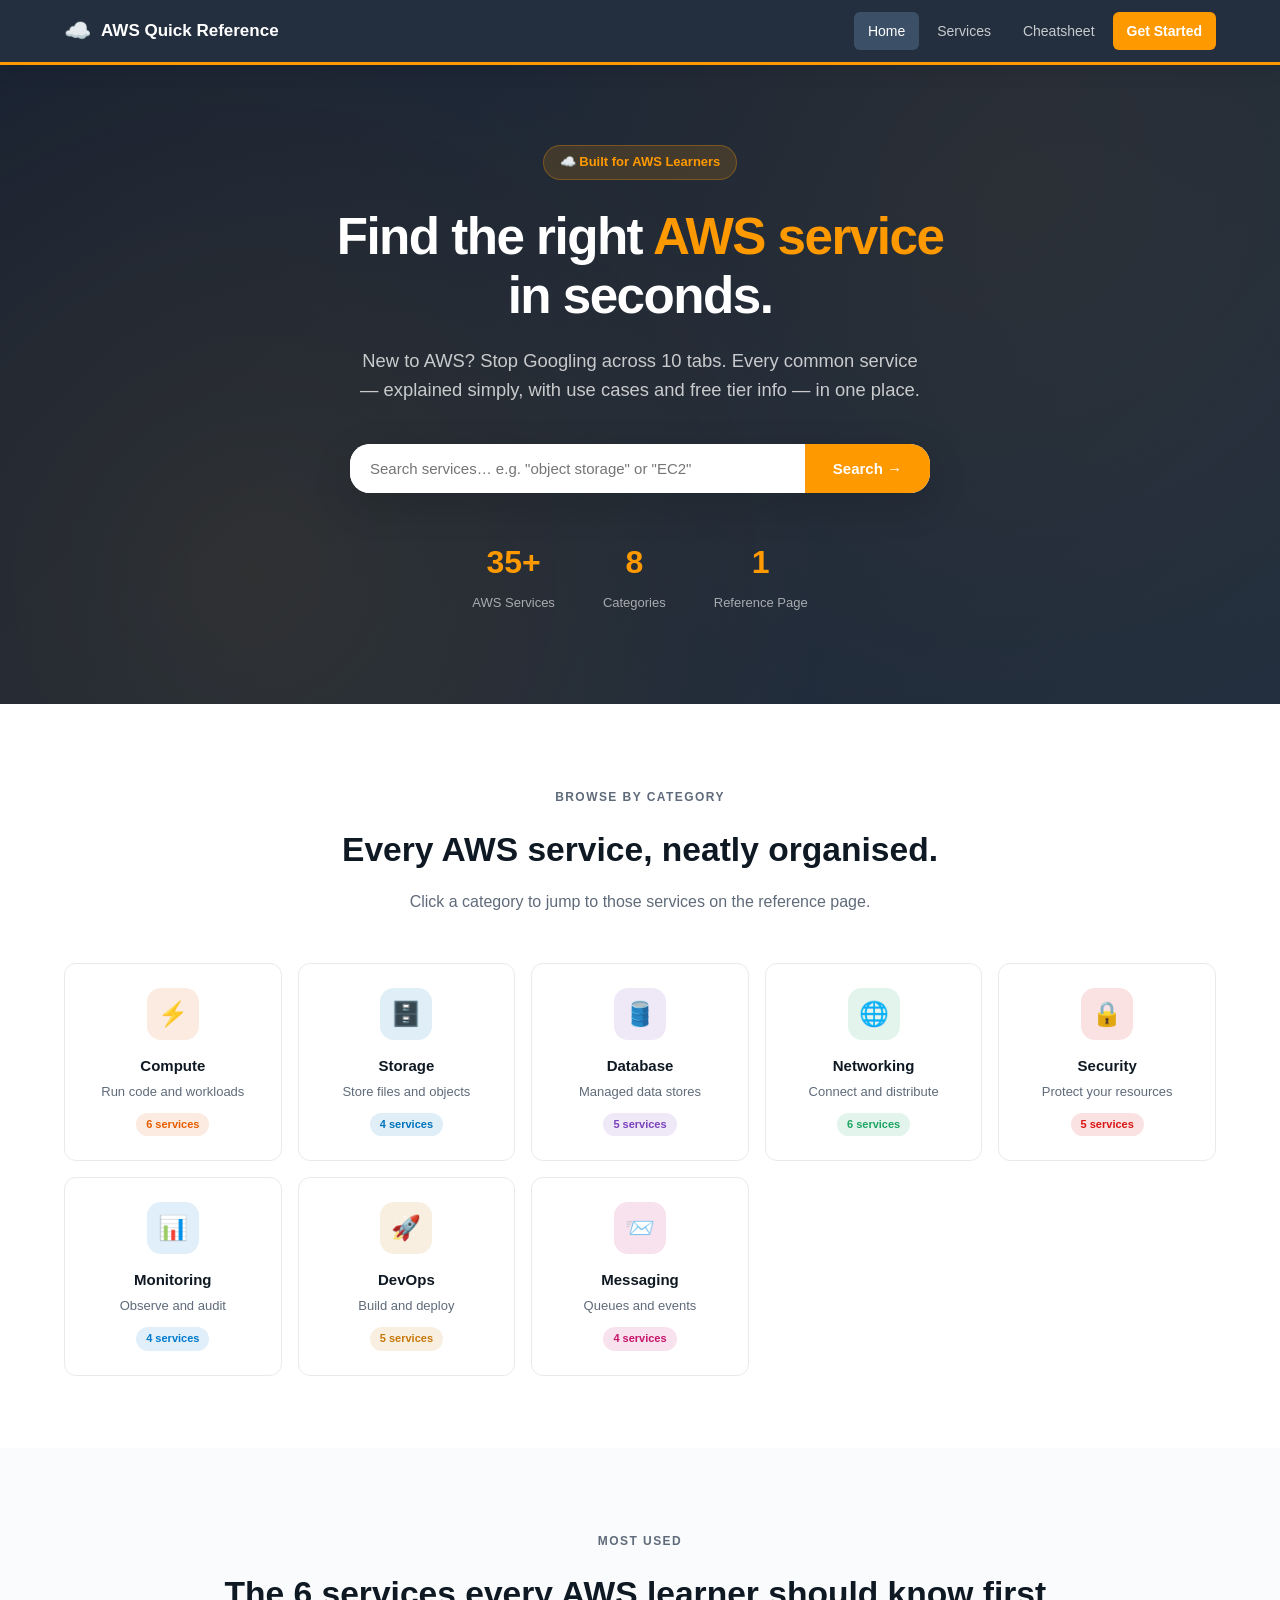
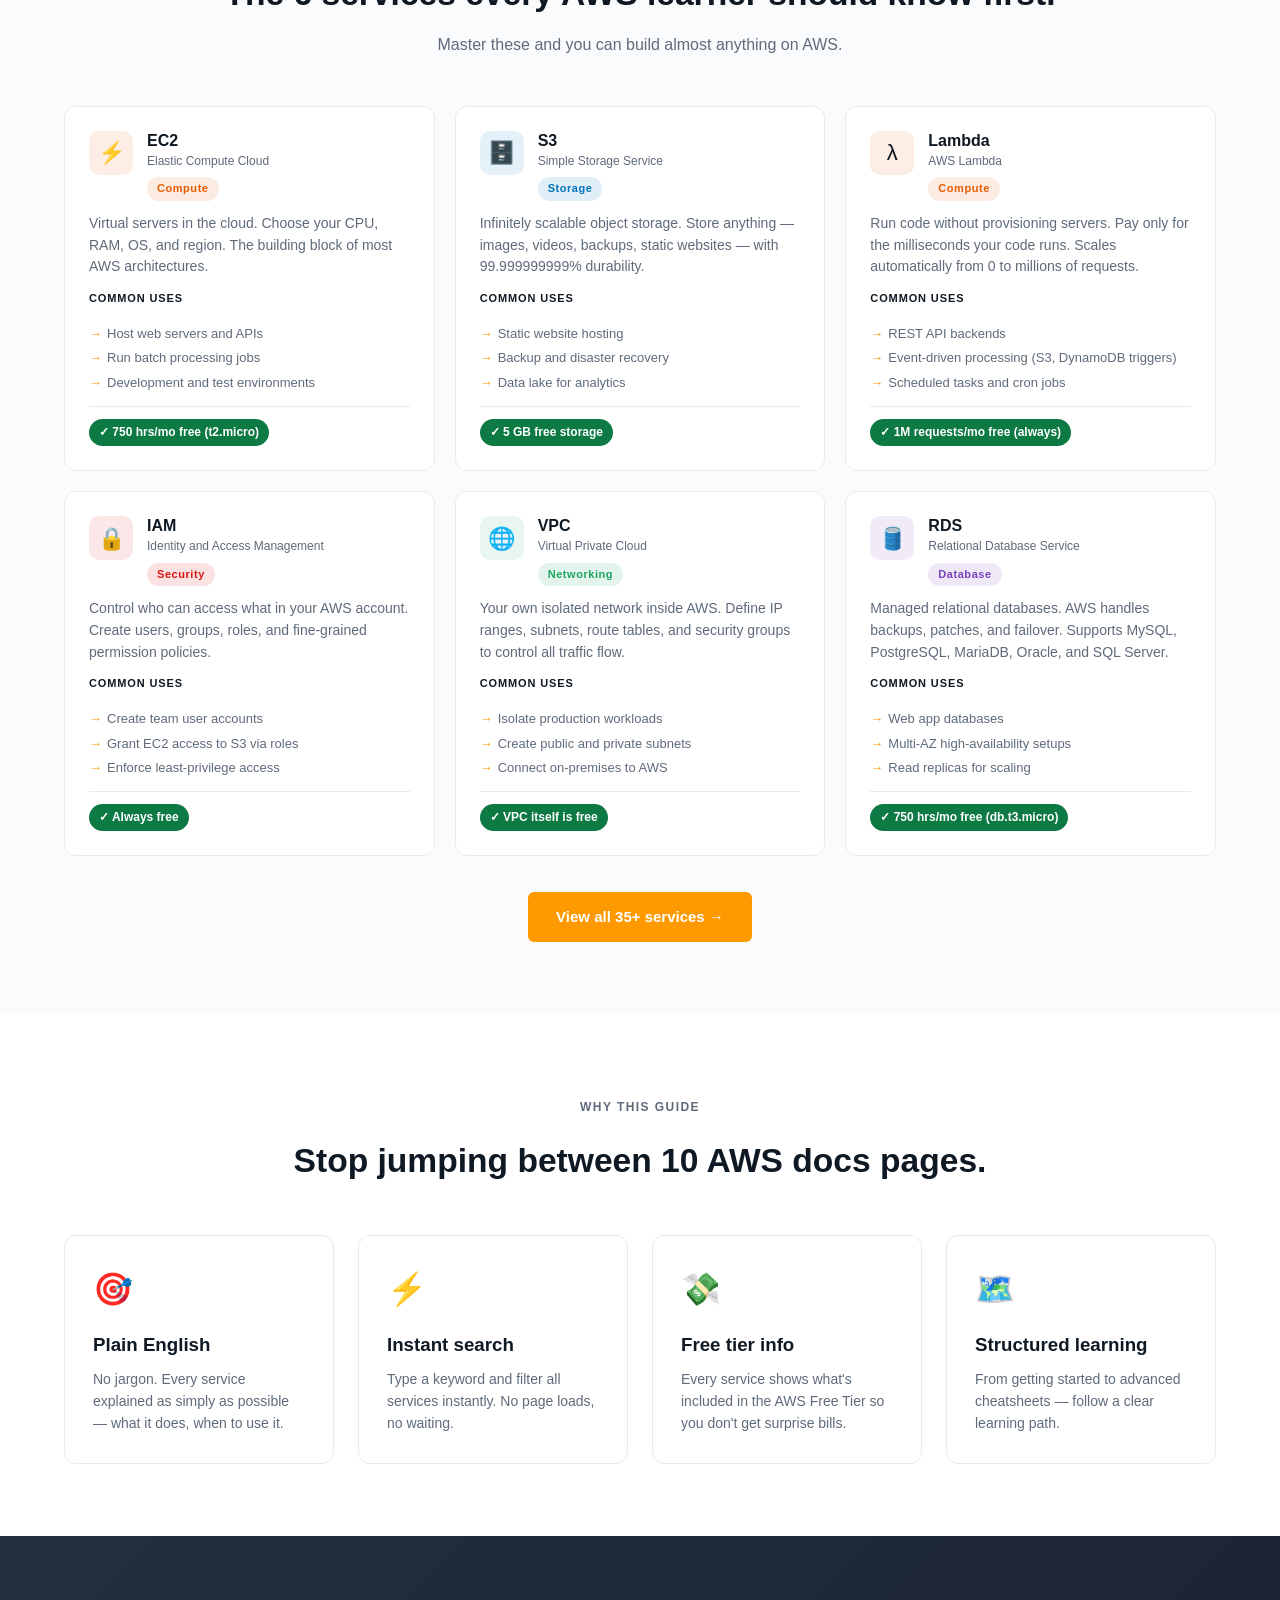
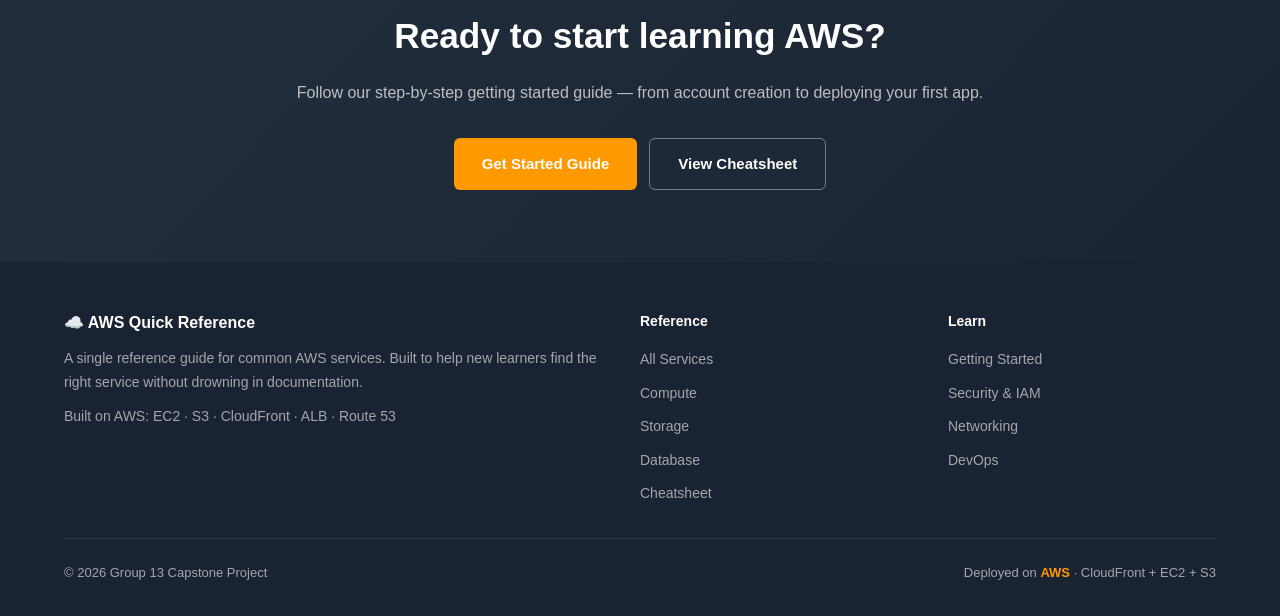
<file: index.html>
<!DOCTYPE html>
<html lang="en">
<head>
  <meta charset="UTF-8">
  <meta name="viewport" content="width=device-width, initial-scale=1.0">
  <title>AWS Quick Reference Guide — Group 13</title>
  <meta name="description" content="A single reference page for common AWS services. Find the right service fast — built for new AWS learners.">
  <link rel="stylesheet" href="assets/css/style.css">
</head>
<body>

<header class="site-header">
  <div class="container header-inner">
    <a href="index.html" class="brand">
      <span class="brand-icon">☁️</span> AWS Quick Reference
    </a>
    <nav class="main-nav">
      <a href="index.html" class="active">Home</a>
      <a href="pages/services.html">Services</a>
      <a href="pages/cheatsheet.html">Cheatsheet</a>
      <a href="pages/getting-started.html" class="nav-cta">Get Started</a>
    </nav>
  </div>
</header>

<main>
  <!-- Hero -->
  <section class="hero">
    <div class="container">
      <div class="hero-content">
        <div class="hero-badge">☁️ Built for AWS Learners</div>
        <h1>Find the right <span>AWS service</span><br>in seconds.</h1>
        <p class="hero-sub">New to AWS? Stop Googling across 10 tabs. Every common service — explained simply, with use cases and free tier info — in one place.</p>
        <form class="hero-search" onsubmit="doSearch(event)">
          <input type="text" id="heroSearch" placeholder="Search services… e.g. &quot;object storage&quot; or &quot;EC2&quot;" autocomplete="off">
          <button type="submit">Search →</button>
        </form>
        <div class="hero-stats">
          <div class="hero-stat"><strong>35+</strong><span>AWS Services</span></div>
          <div class="hero-stat"><strong>8</strong><span>Categories</span></div>
          <div class="hero-stat"><strong>1</strong><span>Reference Page</span></div>
        </div>
      </div>
    </div>
  </section>

  <!-- Categories -->
  <section class="categories">
    <div class="container">
      <div class="section-heading">
        <p class="eyebrow">Browse by category</p>
        <h2>Every AWS service, neatly organised.</h2>
        <p>Click a category to jump to those services on the reference page.</p>
      </div>
      <div class="cat-grid">
        <a href="pages/services.html?cat=compute" class="cat-card cat-compute">
          <div class="cat-icon">⚡</div>
          <h3>Compute</h3>
          <p>Run code and workloads</p>
          <span class="cat-count">6 services</span>
        </a>
        <a href="pages/services.html?cat=storage" class="cat-card cat-storage">
          <div class="cat-icon">🗄️</div>
          <h3>Storage</h3>
          <p>Store files and objects</p>
          <span class="cat-count">4 services</span>
        </a>
        <a href="pages/services.html?cat=database" class="cat-card cat-database">
          <div class="cat-icon">🛢️</div>
          <h3>Database</h3>
          <p>Managed data stores</p>
          <span class="cat-count">5 services</span>
        </a>
        <a href="pages/services.html?cat=networking" class="cat-card cat-network">
          <div class="cat-icon">🌐</div>
          <h3>Networking</h3>
          <p>Connect and distribute</p>
          <span class="cat-count">6 services</span>
        </a>
        <a href="pages/services.html?cat=security" class="cat-card cat-security">
          <div class="cat-icon">🔒</div>
          <h3>Security</h3>
          <p>Protect your resources</p>
          <span class="cat-count">5 services</span>
        </a>
        <a href="pages/services.html?cat=monitoring" class="cat-card cat-monitor">
          <div class="cat-icon">📊</div>
          <h3>Monitoring</h3>
          <p>Observe and audit</p>
          <span class="cat-count">4 services</span>
        </a>
        <a href="pages/services.html?cat=devops" class="cat-card cat-devops">
          <div class="cat-icon">🚀</div>
          <h3>DevOps</h3>
          <p>Build and deploy</p>
          <span class="cat-count">5 services</span>
        </a>
        <a href="pages/services.html?cat=messaging" class="cat-card cat-messaging">
          <div class="cat-icon">📨</div>
          <h3>Messaging</h3>
          <p>Queues and events</p>
          <span class="cat-count">4 services</span>
        </a>
      </div>
    </div>
  </section>

  <!-- Featured services -->
  <section class="services-section">
    <div class="container">
      <div class="section-heading">
        <p class="eyebrow">Most used</p>
        <h2>The 6 services every AWS learner should know first.</h2>
        <p>Master these and you can build almost anything on AWS.</p>
      </div>
      <div class="services-grid">

        <div class="service-card">
          <div class="service-top">
            <div class="service-icon-wrap icon-compute">⚡</div>
            <div>
              <div class="service-name">EC2</div>
              <div class="service-fullname">Elastic Compute Cloud</div>
              <span class="cat-badge badge-compute">Compute</span>
            </div>
          </div>
          <p class="service-desc">Virtual servers in the cloud. Choose your CPU, RAM, OS, and region. The building block of most AWS architectures.</p>
          <p class="use-cases-label">Common uses</p>
          <ul class="service-uses">
            <li>Host web servers and APIs</li>
            <li>Run batch processing jobs</li>
            <li>Development and test environments</li>
          </ul>
          <div class="service-footer">
            <span class="free-tier">✓ 750 hrs/mo free (t2.micro)</span>
          </div>
        </div>

        <div class="service-card">
          <div class="service-top">
            <div class="service-icon-wrap icon-storage">🗄️</div>
            <div>
              <div class="service-name">S3</div>
              <div class="service-fullname">Simple Storage Service</div>
              <span class="cat-badge badge-storage">Storage</span>
            </div>
          </div>
          <p class="service-desc">Infinitely scalable object storage. Store anything — images, videos, backups, static websites — with 99.999999999% durability.</p>
          <p class="use-cases-label">Common uses</p>
          <ul class="service-uses">
            <li>Static website hosting</li>
            <li>Backup and disaster recovery</li>
            <li>Data lake for analytics</li>
          </ul>
          <div class="service-footer">
            <span class="free-tier">✓ 5 GB free storage</span>
          </div>
        </div>

        <div class="service-card">
          <div class="service-top">
            <div class="service-icon-wrap icon-lambda">λ</div>
            <div>
              <div class="service-name">Lambda</div>
              <div class="service-fullname">AWS Lambda</div>
              <span class="cat-badge badge-compute">Compute</span>
            </div>
          </div>
          <p class="service-desc">Run code without provisioning servers. Pay only for the milliseconds your code runs. Scales automatically from 0 to millions of requests.</p>
          <p class="use-cases-label">Common uses</p>
          <ul class="service-uses">
            <li>REST API backends</li>
            <li>Event-driven processing (S3, DynamoDB triggers)</li>
            <li>Scheduled tasks and cron jobs</li>
          </ul>
          <div class="service-footer">
            <span class="free-tier">✓ 1M requests/mo free (always)</span>
          </div>
        </div>

        <div class="service-card">
          <div class="service-top">
            <div class="service-icon-wrap icon-security">🔒</div>
            <div>
              <div class="service-name">IAM</div>
              <div class="service-fullname">Identity and Access Management</div>
              <span class="cat-badge badge-security">Security</span>
            </div>
          </div>
          <p class="service-desc">Control who can access what in your AWS account. Create users, groups, roles, and fine-grained permission policies.</p>
          <p class="use-cases-label">Common uses</p>
          <ul class="service-uses">
            <li>Create team user accounts</li>
            <li>Grant EC2 access to S3 via roles</li>
            <li>Enforce least-privilege access</li>
          </ul>
          <div class="service-footer">
            <span class="free-tier">✓ Always free</span>
          </div>
        </div>

        <div class="service-card">
          <div class="service-top">
            <div class="service-icon-wrap icon-network">🌐</div>
            <div>
              <div class="service-name">VPC</div>
              <div class="service-fullname">Virtual Private Cloud</div>
              <span class="cat-badge badge-network">Networking</span>
            </div>
          </div>
          <p class="service-desc">Your own isolated network inside AWS. Define IP ranges, subnets, route tables, and security groups to control all traffic flow.</p>
          <p class="use-cases-label">Common uses</p>
          <ul class="service-uses">
            <li>Isolate production workloads</li>
            <li>Create public and private subnets</li>
            <li>Connect on-premises to AWS</li>
          </ul>
          <div class="service-footer">
            <span class="free-tier">✓ VPC itself is free</span>
          </div>
        </div>

        <div class="service-card">
          <div class="service-top">
            <div class="service-icon-wrap icon-database">🛢️</div>
            <div>
              <div class="service-name">RDS</div>
              <div class="service-fullname">Relational Database Service</div>
              <span class="cat-badge badge-database">Database</span>
            </div>
          </div>
          <p class="service-desc">Managed relational databases. AWS handles backups, patches, and failover. Supports MySQL, PostgreSQL, MariaDB, Oracle, and SQL Server.</p>
          <p class="use-cases-label">Common uses</p>
          <ul class="service-uses">
            <li>Web app databases</li>
            <li>Multi-AZ high-availability setups</li>
            <li>Read replicas for scaling</li>
          </ul>
          <div class="service-footer">
            <span class="free-tier">✓ 750 hrs/mo free (db.t3.micro)</span>
          </div>
        </div>

      </div>
      <div class="services-cta">
        <a href="pages/services.html" class="button button-primary">View all 35+ services →</a>
      </div>
    </div>
  </section>

  <!-- Why section -->
  <section class="section-white">
    <div class="container">
      <div class="section-heading">
        <p class="eyebrow">Why this guide</p>
        <h2>Stop jumping between 10 AWS docs pages.</h2>
      </div>
      <div class="why-grid">
        <div class="why-card">
          <div class="why-icon">🎯</div>
          <h3>Plain English</h3>
          <p>No jargon. Every service explained as simply as possible — what it does, when to use it.</p>
        </div>
        <div class="why-card">
          <div class="why-icon">⚡</div>
          <h3>Instant search</h3>
          <p>Type a keyword and filter all services instantly. No page loads, no waiting.</p>
        </div>
        <div class="why-card">
          <div class="why-icon">💸</div>
          <h3>Free tier info</h3>
          <p>Every service shows what's included in the AWS Free Tier so you don't get surprise bills.</p>
        </div>
        <div class="why-card">
          <div class="why-icon">🗺️</div>
          <h3>Structured learning</h3>
          <p>From getting started to advanced cheatsheets — follow a clear learning path.</p>
        </div>
      </div>
    </div>
  </section>

  <!-- CTA -->
  <section class="cta-banner">
    <div class="container">
      <h2>Ready to start learning AWS?</h2>
      <p>Follow our step-by-step getting started guide — from account creation to deploying your first app.</p>
      <div class="cta-buttons">
        <a href="pages/getting-started.html" class="button button-primary">Get Started Guide</a>
        <a href="pages/cheatsheet.html" class="button button-secondary">View Cheatsheet</a>
      </div>
    </div>
  </section>
</main>

<footer class="site-footer">
  <div class="container">
    <div class="footer-inner">
      <div class="footer-brand">
        <div class="brand">☁️ AWS Quick Reference</div>
        <p>A single reference guide for common AWS services. Built to help new learners find the right service without drowning in documentation.</p>
        <p class="footer-sub">Built on AWS: EC2 · S3 · CloudFront · ALB · Route 53</p>
      </div>
      <div class="footer-col">
        <h4>Reference</h4>
        <ul>
          <li><a href="pages/services.html">All Services</a></li>
          <li><a href="pages/services.html?cat=compute">Compute</a></li>
          <li><a href="pages/services.html?cat=storage">Storage</a></li>
          <li><a href="pages/services.html?cat=database">Database</a></li>
          <li><a href="pages/cheatsheet.html">Cheatsheet</a></li>
        </ul>
      </div>
      <div class="footer-col">
        <h4>Learn</h4>
        <ul>
          <li><a href="pages/getting-started.html">Getting Started</a></li>
          <li><a href="pages/services.html?cat=security">Security &amp; IAM</a></li>
          <li><a href="pages/services.html?cat=networking">Networking</a></li>
          <li><a href="pages/services.html?cat=devops">DevOps</a></li>
        </ul>
      </div>
    </div>
    <div class="footer-bottom">
      <span>© 2026 Group 13 Capstone Project</span>
      <span>Deployed on <strong class="aws-accent">AWS</strong> · CloudFront + EC2 + S3</span>
    </div>
  </div>
</footer>

<script>
function doSearch(e) {
  e.preventDefault();
  const q = document.getElementById('heroSearch').value.trim();
  if (q) window.location.href = 'pages/services.html?q=' + encodeURIComponent(q);
}
</script>
</body>
</html>
</file>
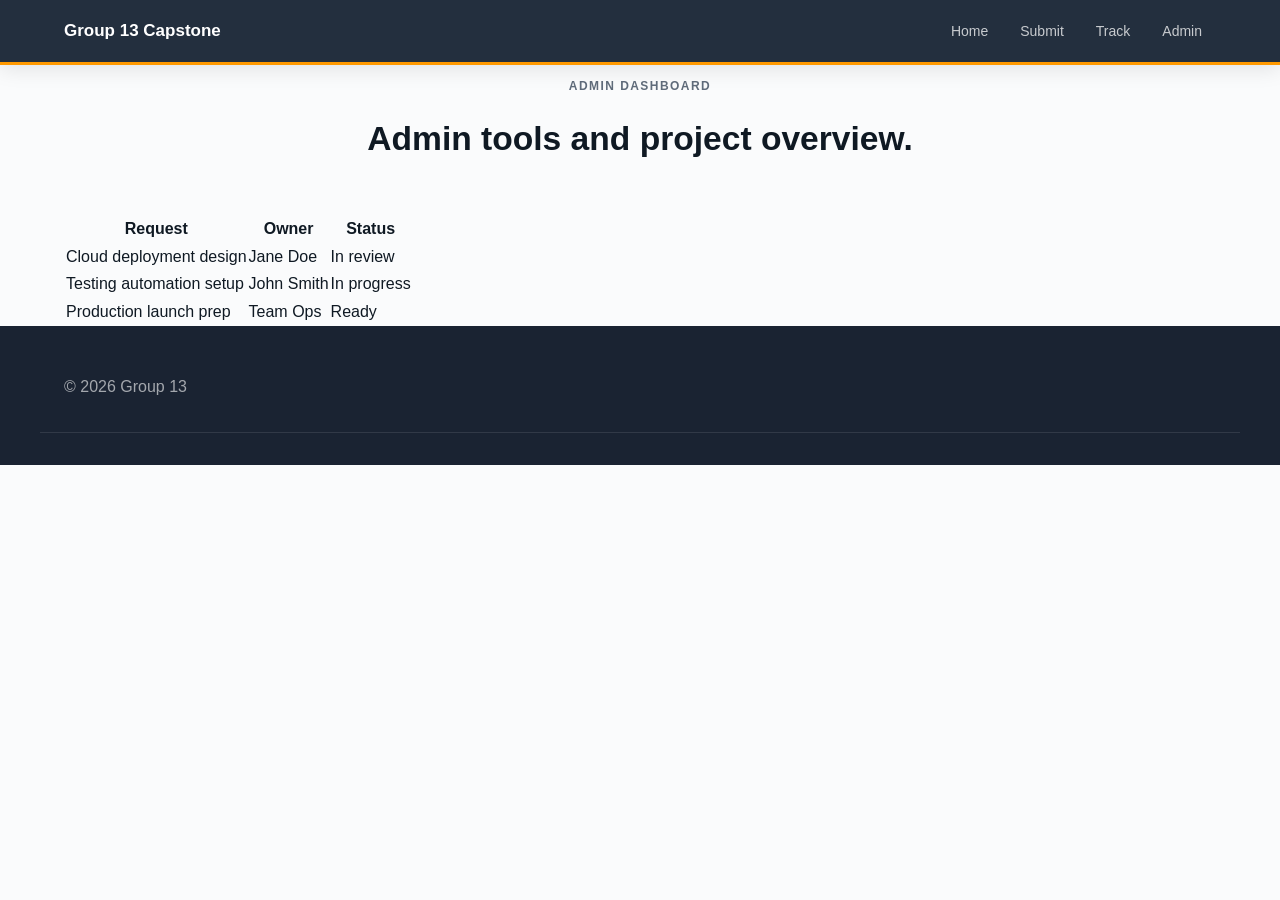
<file: pages/admin.html>
<!DOCTYPE html>
<html lang="en">
<head>
    <meta charset="UTF-8">
    <meta name="viewport" content="width=device-width, initial-scale=1.0">
    <title>Admin • Group 13 Capstone</title>
    <link rel="stylesheet" href="../assets/css/style.css">
</head>
<body>
    <header class="site-header">
        <div class="container header-inner">
            <a href="../index.html" class="brand">Group 13 Capstone</a>
            <nav class="main-nav">
                <a href="../index.html">Home</a>
                <a href="submit.html">Submit</a>
                <a href="track.html">Track</a>
                <a href="admin.html">Admin</a>
            </nav>
        </div>
    </header>

    <main class="container">
        <section class="features">
            <div class="section-heading">
                <p class="eyebrow">Admin dashboard</p>
                <h2>Admin tools and project overview.</h2>
            </div>
            <div class="table-card">
                <table>
                    <thead>
                        <tr>
                            <th>Request</th>
                            <th>Owner</th>
                            <th>Status</th>
                        </tr>
                    </thead>
                    <tbody>
                        <tr>
                            <td>Cloud deployment design</td>
                            <td>Jane Doe</td>
                            <td>In review</td>
                        </tr>
                        <tr>
                            <td>Testing automation setup</td>
                            <td>John Smith</td>
                            <td>In progress</td>
                        </tr>
                        <tr>
                            <td>Production launch prep</td>
                            <td>Team Ops</td>
                            <td>Ready</td>
                        </tr>
                    </tbody>
                </table>
            </div>
        </section>
    </main>

    <footer class="site-footer">
        <div class="container footer-inner">
            <p>&copy; 2026 Group 13</p>
        </div>
    </footer>
</body>
</html>
</file>
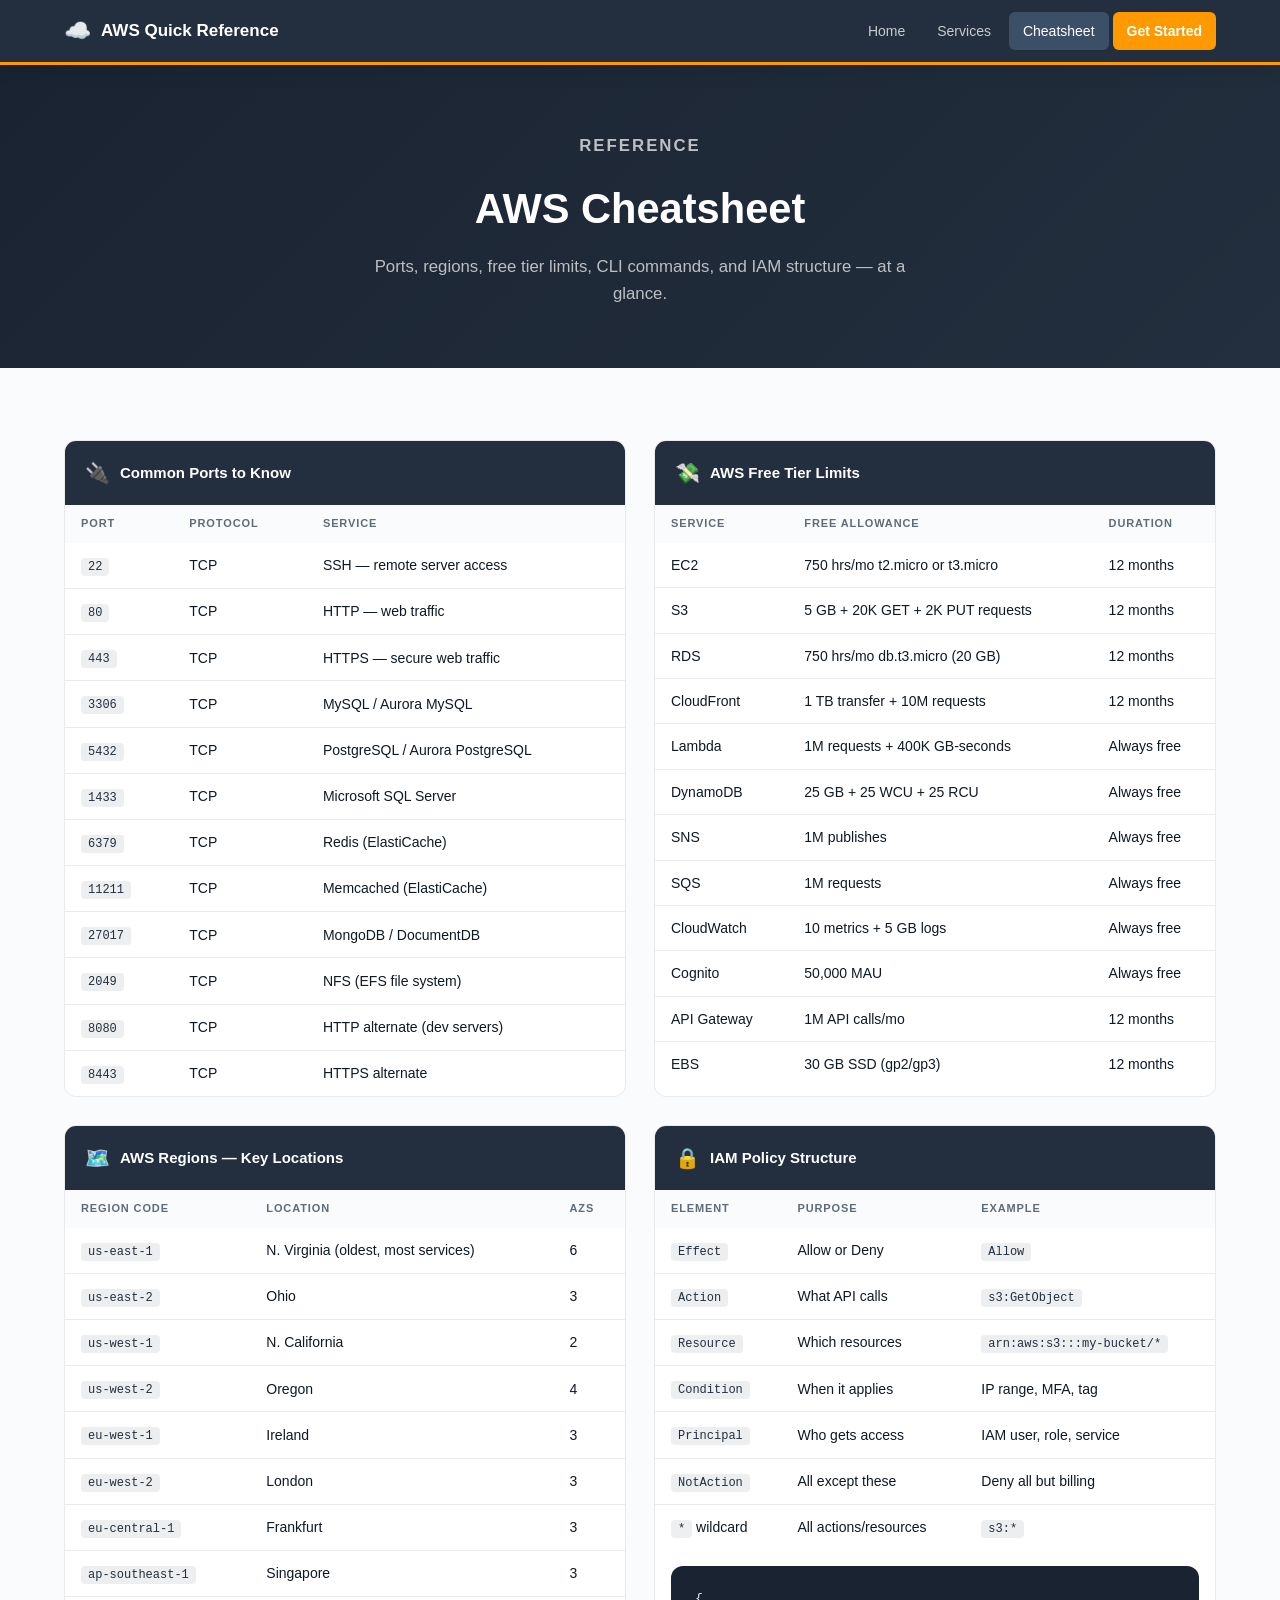
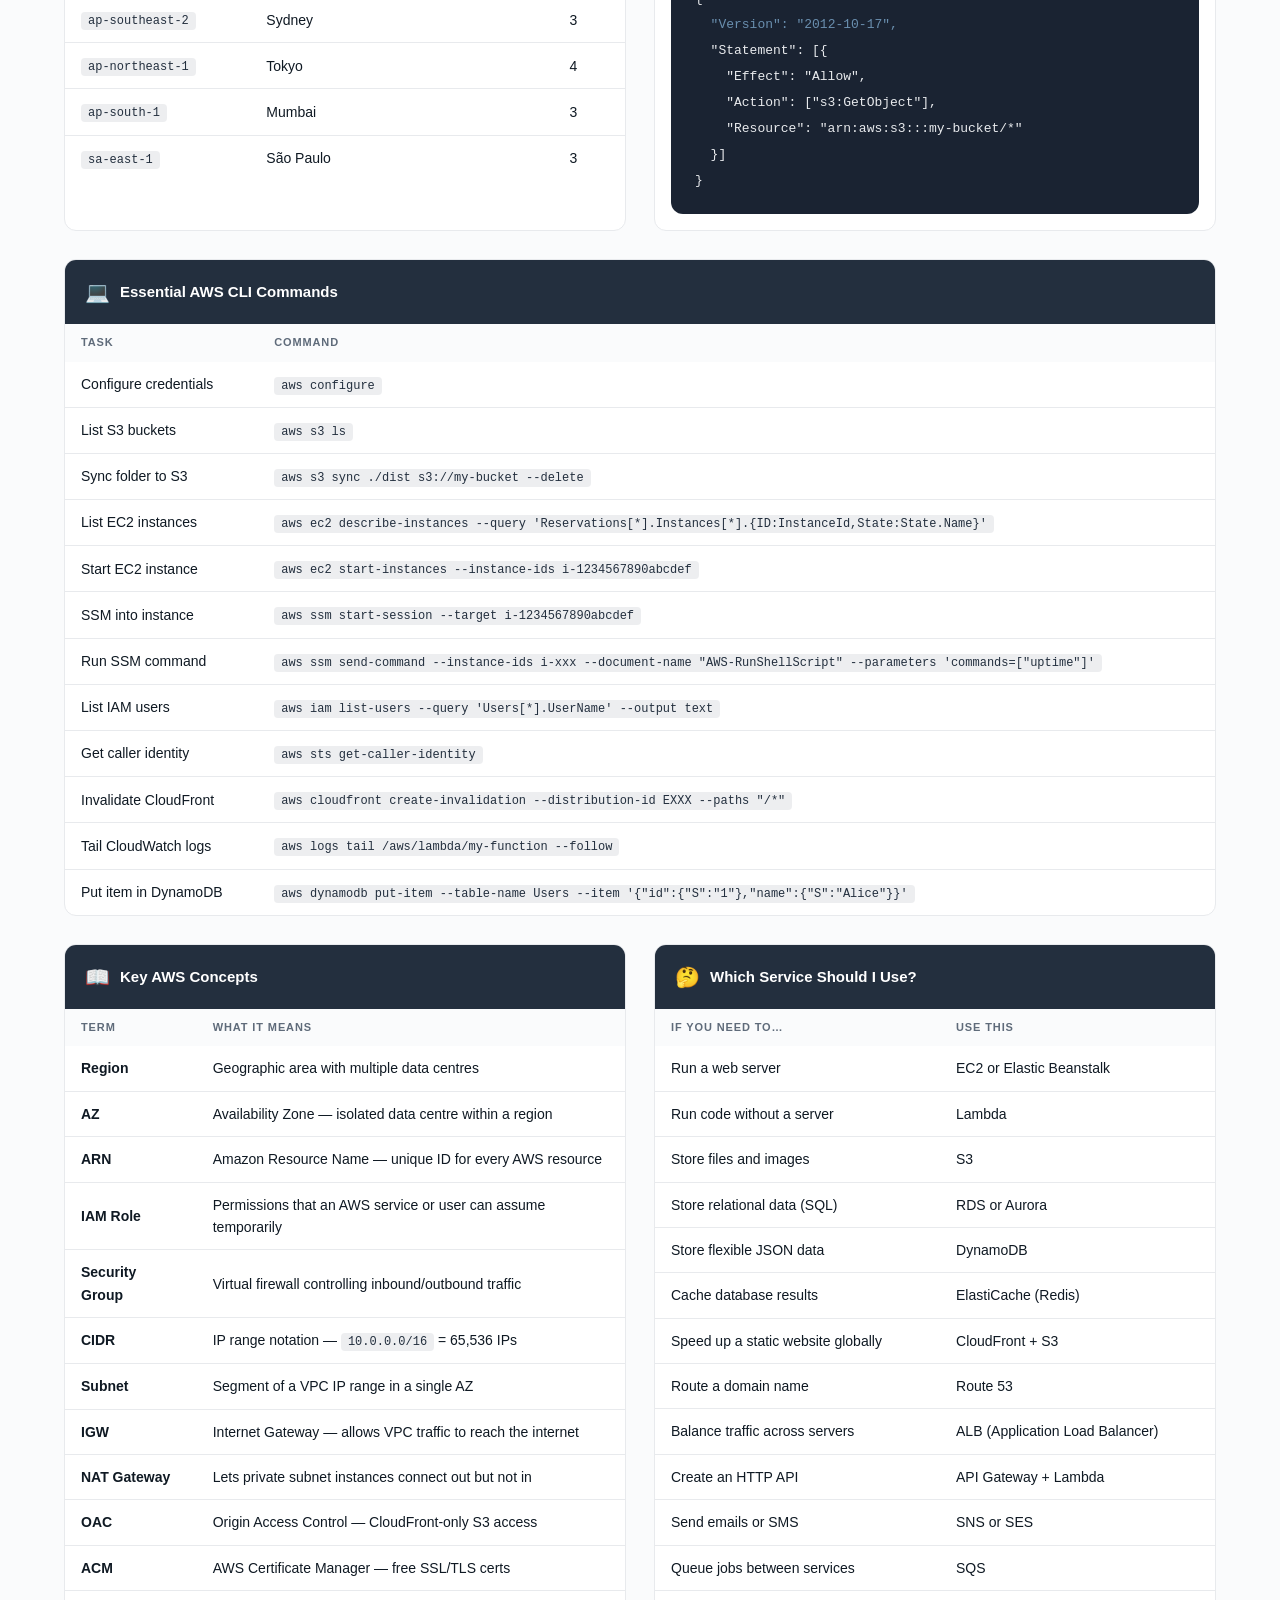
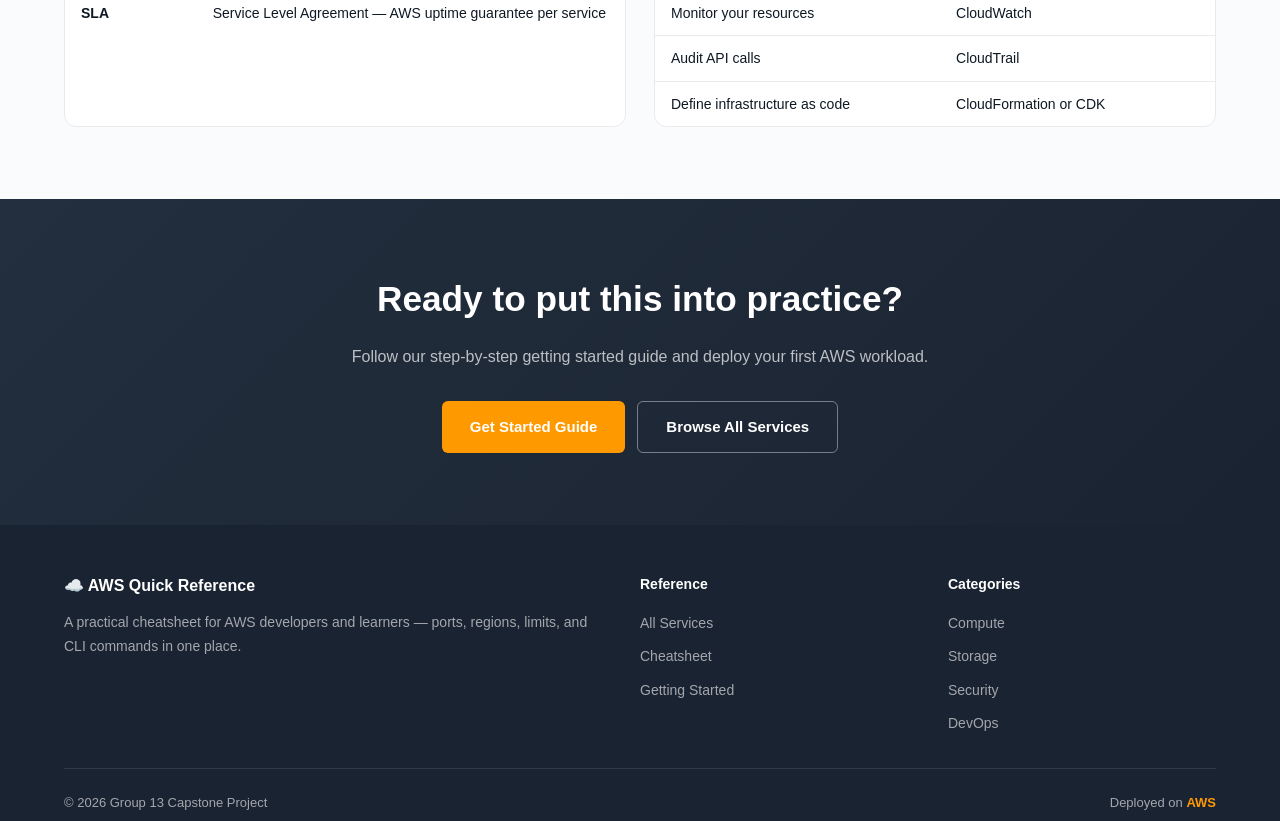
<file: pages/cheatsheet.html>
<!DOCTYPE html>
<html lang="en">
<head>
  <meta charset="UTF-8">
  <meta name="viewport" content="width=device-width, initial-scale=1.0">
  <title>AWS Cheatsheet — AWS Quick Reference</title>
  <meta name="description" content="AWS quick reference cheatsheet — ports, regions, free tier limits, CLI commands, and IAM policy structure.">
  <link rel="stylesheet" href="../assets/css/style.css">
</head>
<body>

<header class="site-header">
  <div class="container header-inner">
    <a href="../index.html" class="brand"><span class="brand-icon">☁️</span> AWS Quick Reference</a>
    <nav class="main-nav">
      <a href="../index.html">Home</a>
      <a href="services.html">Services</a>
      <a href="cheatsheet.html" class="active">Cheatsheet</a>
      <a href="getting-started.html" class="nav-cta">Get Started</a>
    </nav>
  </div>
</header>

<div class="page-header">
  <div class="container">
    <p class="eyebrow">Reference</p>
    <h1>AWS Cheatsheet</h1>
    <p>Ports, regions, free tier limits, CLI commands, and IAM structure — at a glance.</p>
  </div>
</div>

<section class="cheatsheet-section">
  <div class="container">
    <div class="cheat-grid">

      <!-- Common ports -->
      <div class="cheat-card">
        <div class="cheat-card-header"><span>🔌</span> Common Ports to Know</div>
        <table class="cheat-table">
          <thead><tr><th>Port</th><th>Protocol</th><th>Service</th></tr></thead>
          <tbody>
            <tr><td><code>22</code></td><td>TCP</td><td>SSH — remote server access</td></tr>
            <tr><td><code>80</code></td><td>TCP</td><td>HTTP — web traffic</td></tr>
            <tr><td><code>443</code></td><td>TCP</td><td>HTTPS — secure web traffic</td></tr>
            <tr><td><code>3306</code></td><td>TCP</td><td>MySQL / Aurora MySQL</td></tr>
            <tr><td><code>5432</code></td><td>TCP</td><td>PostgreSQL / Aurora PostgreSQL</td></tr>
            <tr><td><code>1433</code></td><td>TCP</td><td>Microsoft SQL Server</td></tr>
            <tr><td><code>6379</code></td><td>TCP</td><td>Redis (ElastiCache)</td></tr>
            <tr><td><code>11211</code></td><td>TCP</td><td>Memcached (ElastiCache)</td></tr>
            <tr><td><code>27017</code></td><td>TCP</td><td>MongoDB / DocumentDB</td></tr>
            <tr><td><code>2049</code></td><td>TCP</td><td>NFS (EFS file system)</td></tr>
            <tr><td><code>8080</code></td><td>TCP</td><td>HTTP alternate (dev servers)</td></tr>
            <tr><td><code>8443</code></td><td>TCP</td><td>HTTPS alternate</td></tr>
          </tbody>
        </table>
      </div>

      <!-- Free tier limits -->
      <div class="cheat-card">
        <div class="cheat-card-header"><span>💸</span> AWS Free Tier Limits</div>
        <table class="cheat-table">
          <thead><tr><th>Service</th><th>Free Allowance</th><th>Duration</th></tr></thead>
          <tbody>
            <tr><td>EC2</td><td>750 hrs/mo t2.micro or t3.micro</td><td>12 months</td></tr>
            <tr><td>S3</td><td>5 GB + 20K GET + 2K PUT requests</td><td>12 months</td></tr>
            <tr><td>RDS</td><td>750 hrs/mo db.t3.micro (20 GB)</td><td>12 months</td></tr>
            <tr><td>CloudFront</td><td>1 TB transfer + 10M requests</td><td>12 months</td></tr>
            <tr><td>Lambda</td><td>1M requests + 400K GB-seconds</td><td>Always free</td></tr>
            <tr><td>DynamoDB</td><td>25 GB + 25 WCU + 25 RCU</td><td>Always free</td></tr>
            <tr><td>SNS</td><td>1M publishes</td><td>Always free</td></tr>
            <tr><td>SQS</td><td>1M requests</td><td>Always free</td></tr>
            <tr><td>CloudWatch</td><td>10 metrics + 5 GB logs</td><td>Always free</td></tr>
            <tr><td>Cognito</td><td>50,000 MAU</td><td>Always free</td></tr>
            <tr><td>API Gateway</td><td>1M API calls/mo</td><td>12 months</td></tr>
            <tr><td>EBS</td><td>30 GB SSD (gp2/gp3)</td><td>12 months</td></tr>
          </tbody>
        </table>
      </div>

      <!-- Regions -->
      <div class="cheat-card">
        <div class="cheat-card-header"><span>🗺️</span> AWS Regions — Key Locations</div>
        <table class="cheat-table">
          <thead><tr><th>Region Code</th><th>Location</th><th>AZs</th></tr></thead>
          <tbody>
            <tr><td><code>us-east-1</code></td><td>N. Virginia (oldest, most services)</td><td>6</td></tr>
            <tr><td><code>us-east-2</code></td><td>Ohio</td><td>3</td></tr>
            <tr><td><code>us-west-1</code></td><td>N. California</td><td>2</td></tr>
            <tr><td><code>us-west-2</code></td><td>Oregon</td><td>4</td></tr>
            <tr><td><code>eu-west-1</code></td><td>Ireland</td><td>3</td></tr>
            <tr><td><code>eu-west-2</code></td><td>London</td><td>3</td></tr>
            <tr><td><code>eu-central-1</code></td><td>Frankfurt</td><td>3</td></tr>
            <tr><td><code>ap-southeast-1</code></td><td>Singapore</td><td>3</td></tr>
            <tr><td><code>ap-southeast-2</code></td><td>Sydney</td><td>3</td></tr>
            <tr><td><code>ap-northeast-1</code></td><td>Tokyo</td><td>4</td></tr>
            <tr><td><code>ap-south-1</code></td><td>Mumbai</td><td>3</td></tr>
            <tr><td><code>sa-east-1</code></td><td>São Paulo</td><td>3</td></tr>
          </tbody>
        </table>
      </div>

      <!-- IAM policy structure -->
      <div class="cheat-card">
        <div class="cheat-card-header"><span>🔒</span> IAM Policy Structure</div>
        <table class="cheat-table">
          <thead><tr><th>Element</th><th>Purpose</th><th>Example</th></tr></thead>
          <tbody>
            <tr><td><code>Effect</code></td><td>Allow or Deny</td><td><code>Allow</code></td></tr>
            <tr><td><code>Action</code></td><td>What API calls</td><td><code>s3:GetObject</code></td></tr>
            <tr><td><code>Resource</code></td><td>Which resources</td><td><code>arn:aws:s3:::my-bucket/*</code></td></tr>
            <tr><td><code>Condition</code></td><td>When it applies</td><td>IP range, MFA, tag</td></tr>
            <tr><td><code>Principal</code></td><td>Who gets access</td><td>IAM user, role, service</td></tr>
            <tr><td><code>NotAction</code></td><td>All except these</td><td>Deny all but billing</td></tr>
            <tr><td><code>*</code> wildcard</td><td>All actions/resources</td><td><code>s3:*</code></td></tr>
          </tbody>
        </table>
        <div class="code-block-pad">
          <pre class="cmd-block"><code>{
  <span class="cmd-comment">"Version": "2012-10-17",</span>
  "Statement": [{
    "Effect": "Allow",
    "Action": ["s3:GetObject"],
    "Resource": "arn:aws:s3:::my-bucket/*"
  }]
}</code></pre>
        </div>
      </div>

      <!-- Common CLI commands -->
      <div class="cheat-card cheat-card-full">
        <div class="cheat-card-header"><span>💻</span> Essential AWS CLI Commands</div>
        <table class="cheat-table">
          <thead><tr><th>Task</th><th>Command</th></tr></thead>
          <tbody>
            <tr><td>Configure credentials</td><td><code>aws configure</code></td></tr>
            <tr><td>List S3 buckets</td><td><code>aws s3 ls</code></td></tr>
            <tr><td>Sync folder to S3</td><td><code>aws s3 sync ./dist s3://my-bucket --delete</code></td></tr>
            <tr><td>List EC2 instances</td><td><code>aws ec2 describe-instances --query 'Reservations[*].Instances[*].{ID:InstanceId,State:State.Name}'</code></td></tr>
            <tr><td>Start EC2 instance</td><td><code>aws ec2 start-instances --instance-ids i-1234567890abcdef</code></td></tr>
            <tr><td>SSM into instance</td><td><code>aws ssm start-session --target i-1234567890abcdef</code></td></tr>
            <tr><td>Run SSM command</td><td><code>aws ssm send-command --instance-ids i-xxx --document-name "AWS-RunShellScript" --parameters 'commands=["uptime"]'</code></td></tr>
            <tr><td>List IAM users</td><td><code>aws iam list-users --query 'Users[*].UserName' --output text</code></td></tr>
            <tr><td>Get caller identity</td><td><code>aws sts get-caller-identity</code></td></tr>
            <tr><td>Invalidate CloudFront</td><td><code>aws cloudfront create-invalidation --distribution-id EXXX --paths "/*"</code></td></tr>
            <tr><td>Tail CloudWatch logs</td><td><code>aws logs tail /aws/lambda/my-function --follow</code></td></tr>
            <tr><td>Put item in DynamoDB</td><td><code>aws dynamodb put-item --table-name Users --item '{"id":{"S":"1"},"name":{"S":"Alice"}}'</code></td></tr>
          </tbody>
        </table>
      </div>

      <!-- Key concepts -->
      <div class="cheat-card">
        <div class="cheat-card-header"><span>📖</span> Key AWS Concepts</div>
        <table class="cheat-table">
          <thead><tr><th>Term</th><th>What it means</th></tr></thead>
          <tbody>
            <tr><td><strong>Region</strong></td><td>Geographic area with multiple data centres</td></tr>
            <tr><td><strong>AZ</strong></td><td>Availability Zone — isolated data centre within a region</td></tr>
            <tr><td><strong>ARN</strong></td><td>Amazon Resource Name — unique ID for every AWS resource</td></tr>
            <tr><td><strong>IAM Role</strong></td><td>Permissions that an AWS service or user can assume temporarily</td></tr>
            <tr><td><strong>Security Group</strong></td><td>Virtual firewall controlling inbound/outbound traffic</td></tr>
            <tr><td><strong>CIDR</strong></td><td>IP range notation — <code>10.0.0.0/16</code> = 65,536 IPs</td></tr>
            <tr><td><strong>Subnet</strong></td><td>Segment of a VPC IP range in a single AZ</td></tr>
            <tr><td><strong>IGW</strong></td><td>Internet Gateway — allows VPC traffic to reach the internet</td></tr>
            <tr><td><strong>NAT Gateway</strong></td><td>Lets private subnet instances connect out but not in</td></tr>
            <tr><td><strong>OAC</strong></td><td>Origin Access Control — CloudFront-only S3 access</td></tr>
            <tr><td><strong>ACM</strong></td><td>AWS Certificate Manager — free SSL/TLS certs</td></tr>
            <tr><td><strong>SLA</strong></td><td>Service Level Agreement — AWS uptime guarantee per service</td></tr>
          </tbody>
        </table>
      </div>

      <!-- Architecture decision guide -->
      <div class="cheat-card">
        <div class="cheat-card-header"><span>🤔</span> Which Service Should I Use?</div>
        <table class="cheat-table">
          <thead><tr><th>If you need to…</th><th>Use this</th></tr></thead>
          <tbody>
            <tr><td>Run a web server</td><td>EC2 or Elastic Beanstalk</td></tr>
            <tr><td>Run code without a server</td><td>Lambda</td></tr>
            <tr><td>Store files and images</td><td>S3</td></tr>
            <tr><td>Store relational data (SQL)</td><td>RDS or Aurora</td></tr>
            <tr><td>Store flexible JSON data</td><td>DynamoDB</td></tr>
            <tr><td>Cache database results</td><td>ElastiCache (Redis)</td></tr>
            <tr><td>Speed up a static website globally</td><td>CloudFront + S3</td></tr>
            <tr><td>Route a domain name</td><td>Route 53</td></tr>
            <tr><td>Balance traffic across servers</td><td>ALB (Application Load Balancer)</td></tr>
            <tr><td>Create an HTTP API</td><td>API Gateway + Lambda</td></tr>
            <tr><td>Send emails or SMS</td><td>SNS or SES</td></tr>
            <tr><td>Queue jobs between services</td><td>SQS</td></tr>
            <tr><td>Monitor your resources</td><td>CloudWatch</td></tr>
            <tr><td>Audit API calls</td><td>CloudTrail</td></tr>
            <tr><td>Define infrastructure as code</td><td>CloudFormation or CDK</td></tr>
          </tbody>
        </table>
      </div>

    </div>
  </div>
</section>

<section class="cta-banner">
  <div class="container">
    <h2>Ready to put this into practice?</h2>
    <p>Follow our step-by-step getting started guide and deploy your first AWS workload.</p>
    <div class="cta-buttons">
      <a href="getting-started.html" class="button button-primary">Get Started Guide</a>
      <a href="services.html" class="button button-secondary">Browse All Services</a>
    </div>
  </div>
</section>

<footer class="site-footer">
  <div class="container">
    <div class="footer-inner">
      <div class="footer-brand">
        <div class="brand">☁️ AWS Quick Reference</div>
        <p>A practical cheatsheet for AWS developers and learners — ports, regions, limits, and CLI commands in one place.</p>
      </div>
      <div class="footer-col">
        <h4>Reference</h4>
        <ul>
          <li><a href="services.html">All Services</a></li>
          <li><a href="cheatsheet.html">Cheatsheet</a></li>
          <li><a href="getting-started.html">Getting Started</a></li>
        </ul>
      </div>
      <div class="footer-col">
        <h4>Categories</h4>
        <ul>
          <li><a href="services.html?cat=compute">Compute</a></li>
          <li><a href="services.html?cat=storage">Storage</a></li>
          <li><a href="services.html?cat=security">Security</a></li>
          <li><a href="services.html?cat=devops">DevOps</a></li>
        </ul>
      </div>
    </div>
    <div class="footer-bottom">
      <span>© 2026 Group 13 Capstone Project</span>
      <span>Deployed on <strong class="aws-accent">AWS</strong></span>
    </div>
  </div>
</footer>

</body>
</html>
</file>
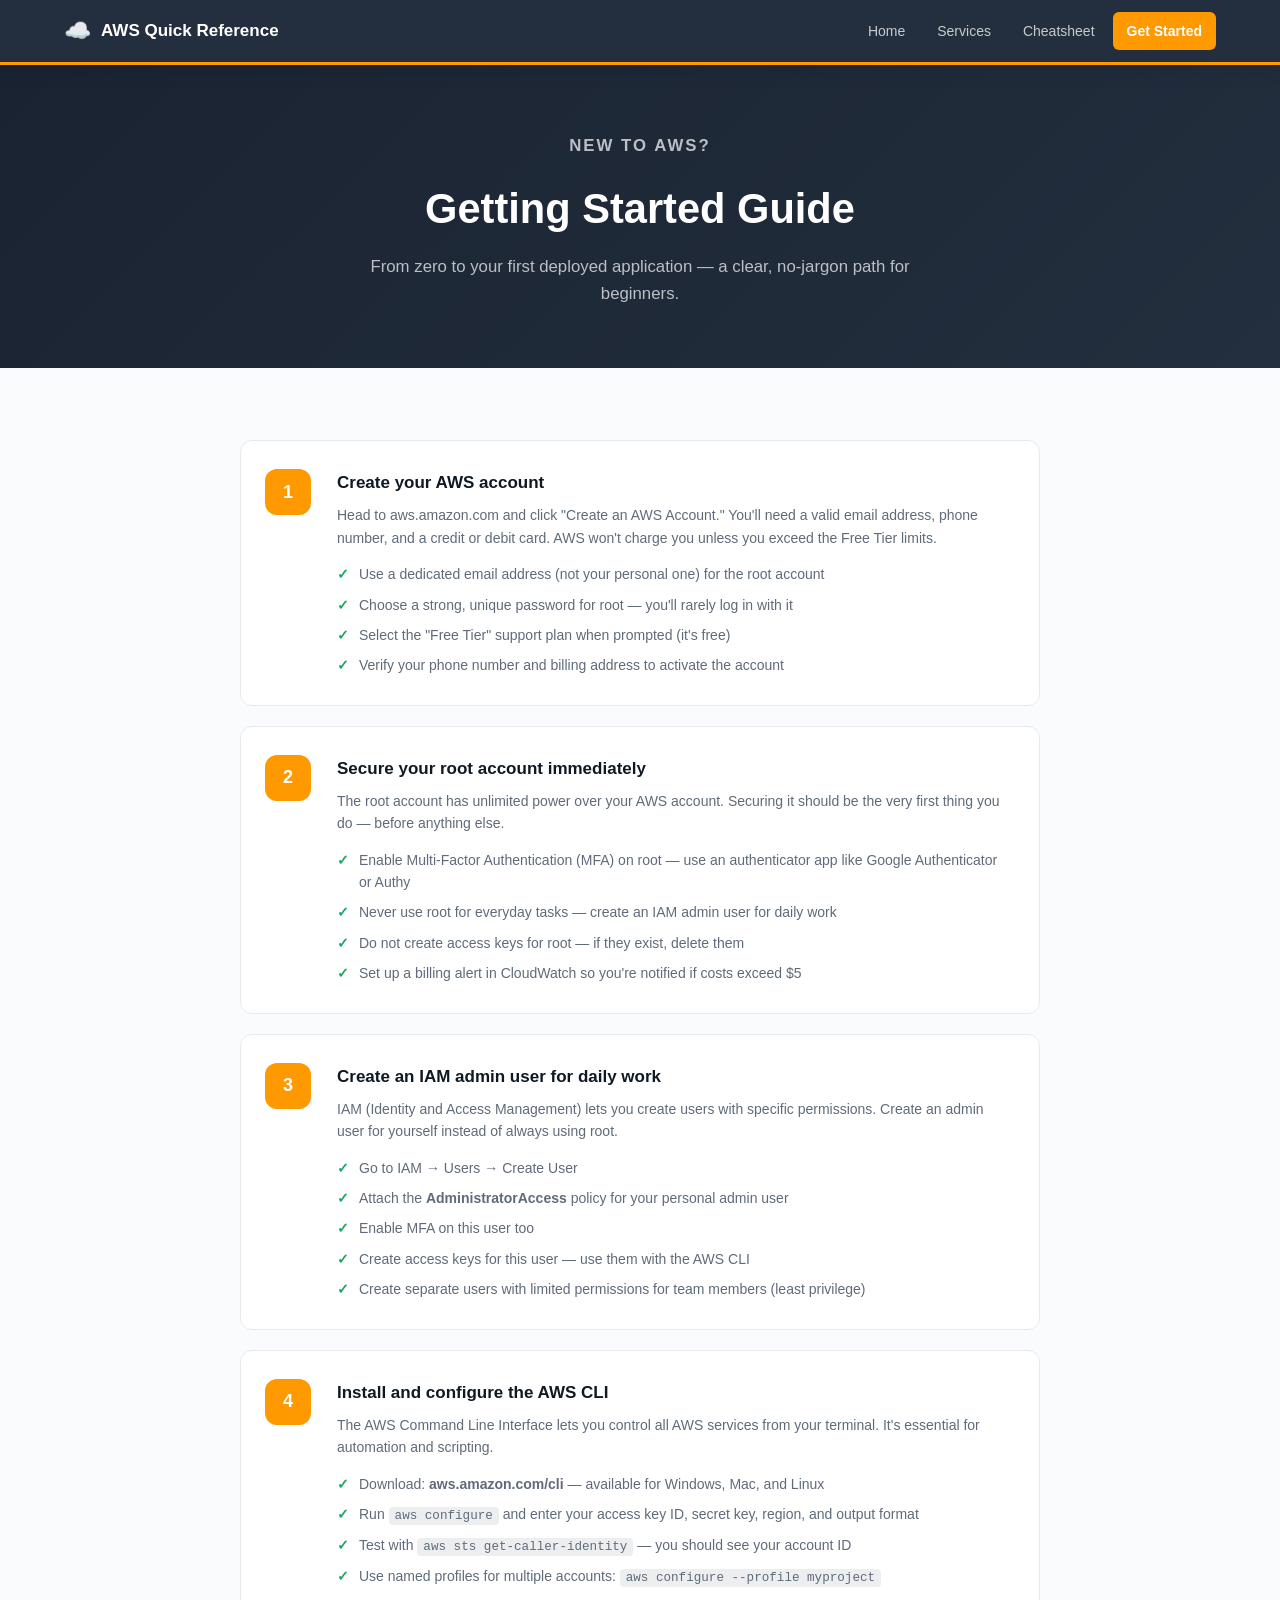
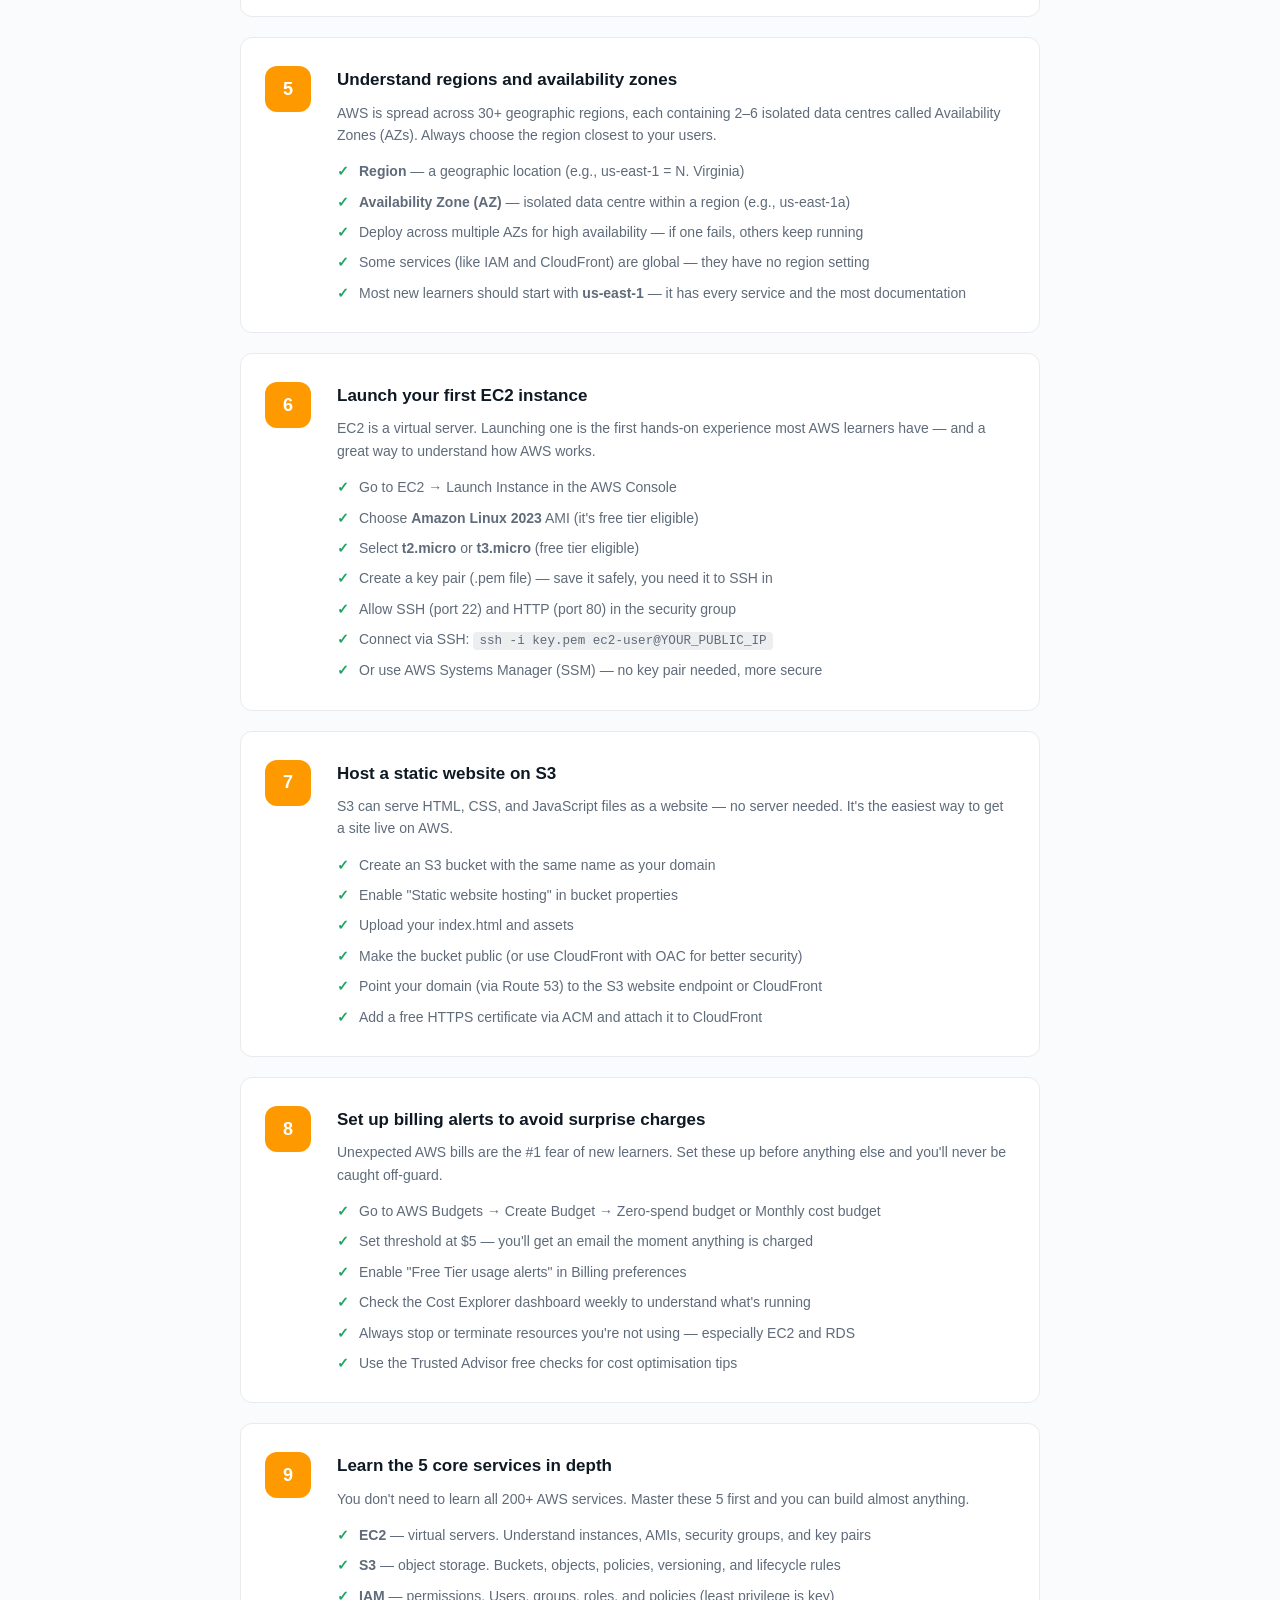
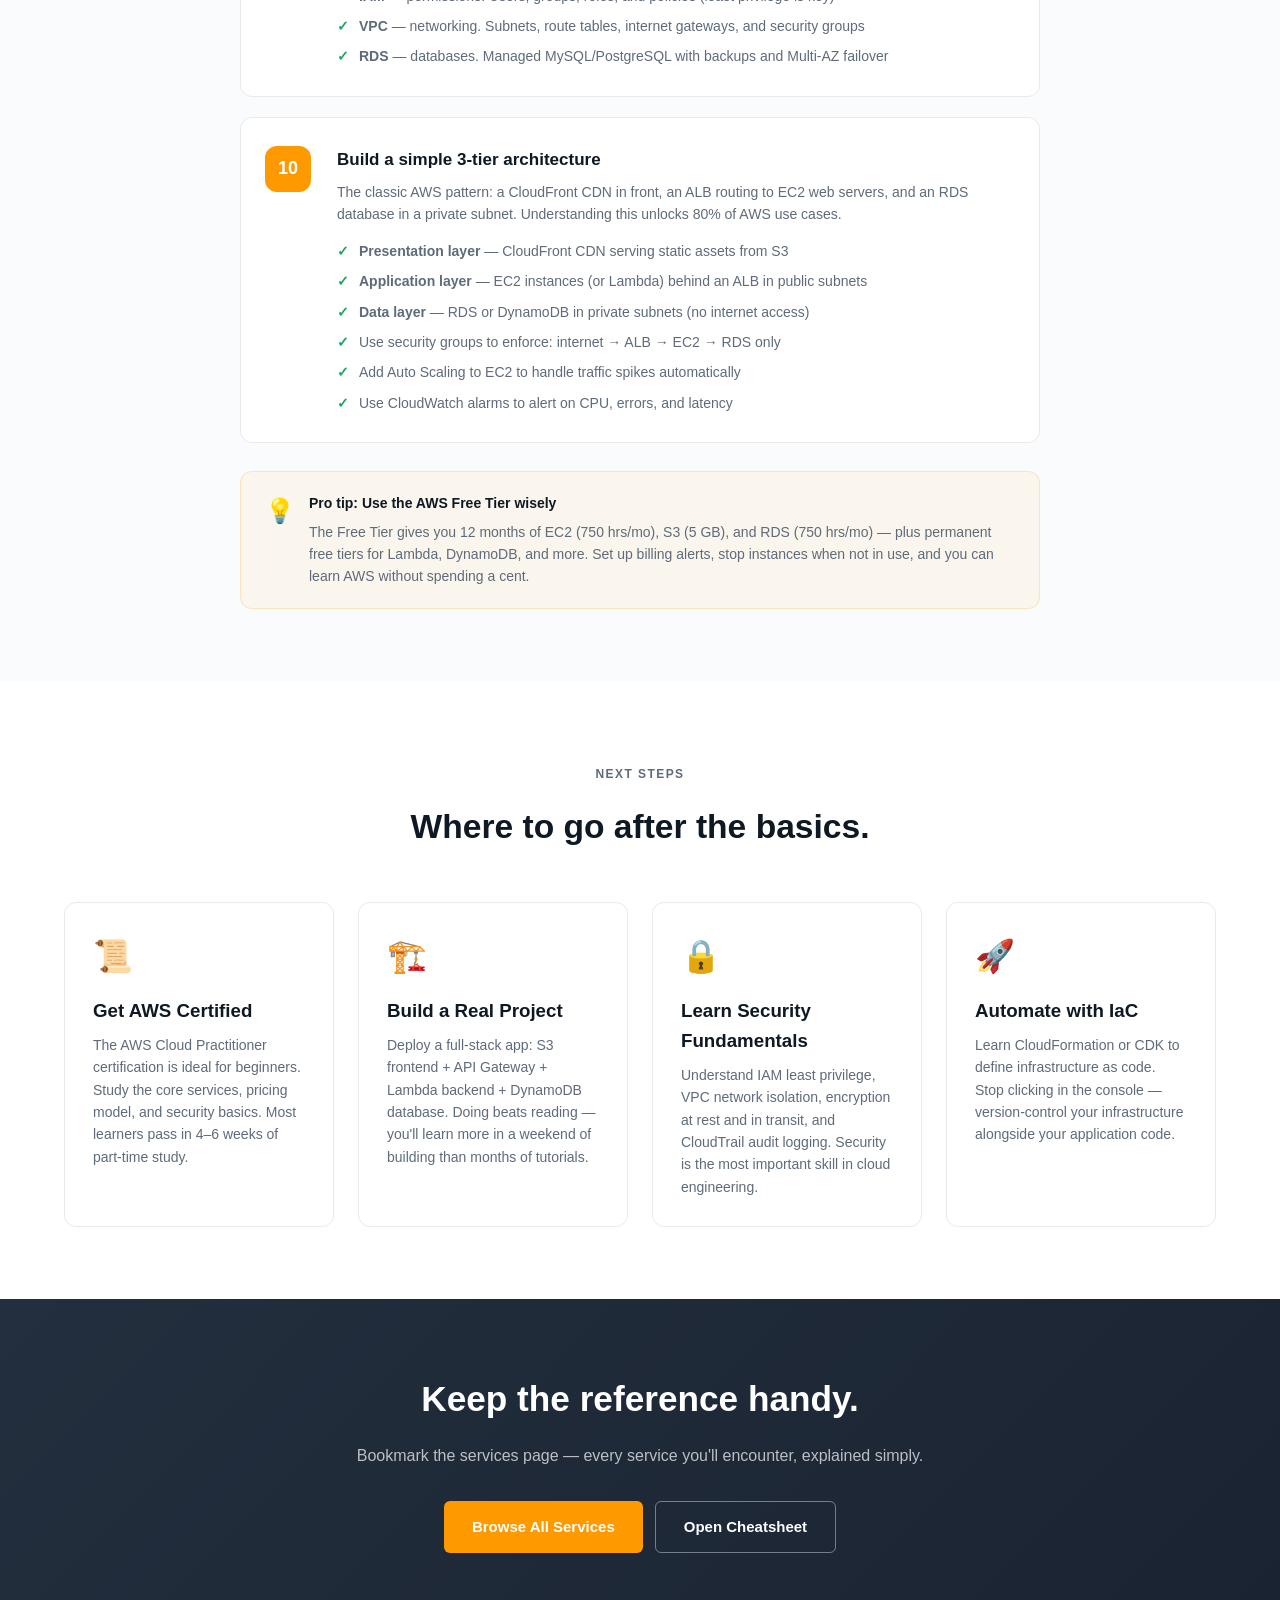
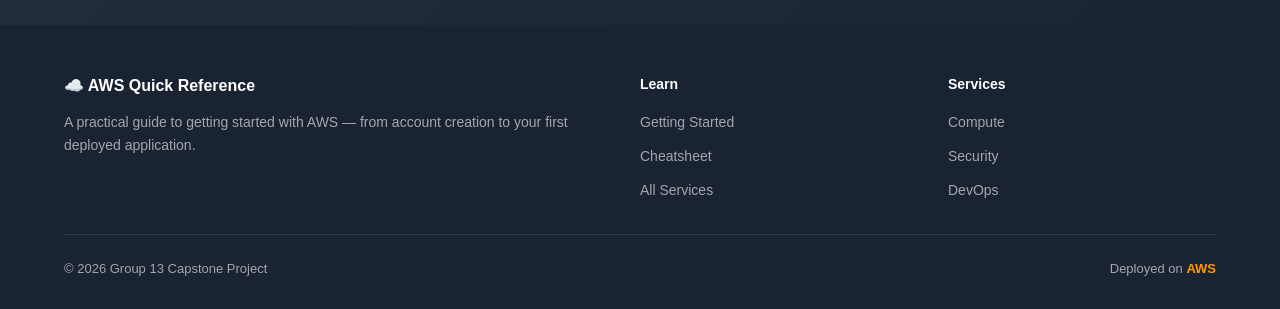
<file: pages/getting-started.html>
<!DOCTYPE html>
<html lang="en">
<head>
  <meta charset="UTF-8">
  <meta name="viewport" content="width=device-width, initial-scale=1.0">
  <title>Getting Started with AWS — AWS Quick Reference</title>
  <meta name="description" content="Step-by-step guide to getting started with AWS — from account setup to deploying your first application.">
  <link rel="stylesheet" href="../assets/css/style.css">
</head>
<body>

<header class="site-header">
  <div class="container header-inner">
    <a href="../index.html" class="brand"><span class="brand-icon">☁️</span> AWS Quick Reference</a>
    <nav class="main-nav">
      <a href="../index.html">Home</a>
      <a href="services.html">Services</a>
      <a href="cheatsheet.html">Cheatsheet</a>
      <a href="getting-started.html" class="nav-cta active">Get Started</a>
    </nav>
  </div>
</header>

<div class="page-header">
  <div class="container">
    <p class="eyebrow">New to AWS?</p>
    <h1>Getting Started Guide</h1>
    <p>From zero to your first deployed application — a clear, no-jargon path for beginners.</p>
  </div>
</div>

<section class="guide-section">
  <div class="container">
    <div class="guide-steps">

      <div class="guide-step">
        <div class="step-num">1</div>
        <h3>Create your AWS account</h3>
        <p>Head to aws.amazon.com and click "Create an AWS Account." You'll need a valid email address, phone number, and a credit or debit card. AWS won't charge you unless you exceed the Free Tier limits.</p>
        <ul>
          <li>Use a dedicated email address (not your personal one) for the root account</li>
          <li>Choose a strong, unique password for root — you'll rarely log in with it</li>
          <li>Select the "Free Tier" support plan when prompted (it's free)</li>
          <li>Verify your phone number and billing address to activate the account</li>
        </ul>
      </div>

      <div class="guide-step">
        <div class="step-num">2</div>
        <h3>Secure your root account immediately</h3>
        <p>The root account has unlimited power over your AWS account. Securing it should be the very first thing you do — before anything else.</p>
        <ul>
          <li>Enable Multi-Factor Authentication (MFA) on root — use an authenticator app like Google Authenticator or Authy</li>
          <li>Never use root for everyday tasks — create an IAM admin user for daily work</li>
          <li>Do not create access keys for root — if they exist, delete them</li>
          <li>Set up a billing alert in CloudWatch so you're notified if costs exceed $5</li>
        </ul>
      </div>

      <div class="guide-step">
        <div class="step-num">3</div>
        <h3>Create an IAM admin user for daily work</h3>
        <p>IAM (Identity and Access Management) lets you create users with specific permissions. Create an admin user for yourself instead of always using root.</p>
        <ul>
          <li>Go to IAM → Users → Create User</li>
          <li>Attach the <strong>AdministratorAccess</strong> policy for your personal admin user</li>
          <li>Enable MFA on this user too</li>
          <li>Create access keys for this user — use them with the AWS CLI</li>
          <li>Create separate users with limited permissions for team members (least privilege)</li>
        </ul>
      </div>

      <div class="guide-step">
        <div class="step-num">4</div>
        <h3>Install and configure the AWS CLI</h3>
        <p>The AWS Command Line Interface lets you control all AWS services from your terminal. It's essential for automation and scripting.</p>
        <ul>
          <li>Download: <strong>aws.amazon.com/cli</strong> — available for Windows, Mac, and Linux</li>
          <li>Run <code class="code-inline">aws configure</code> and enter your access key ID, secret key, region, and output format</li>
          <li>Test with <code class="code-inline">aws sts get-caller-identity</code> — you should see your account ID</li>
          <li>Use named profiles for multiple accounts: <code class="code-inline">aws configure --profile myproject</code></li>
        </ul>
      </div>

      <div class="guide-step">
        <div class="step-num">5</div>
        <h3>Understand regions and availability zones</h3>
        <p>AWS is spread across 30+ geographic regions, each containing 2–6 isolated data centres called Availability Zones (AZs). Always choose the region closest to your users.</p>
        <ul>
          <li><strong>Region</strong> — a geographic location (e.g., us-east-1 = N. Virginia)</li>
          <li><strong>Availability Zone (AZ)</strong> — isolated data centre within a region (e.g., us-east-1a)</li>
          <li>Deploy across multiple AZs for high availability — if one fails, others keep running</li>
          <li>Some services (like IAM and CloudFront) are global — they have no region setting</li>
          <li>Most new learners should start with <strong>us-east-1</strong> — it has every service and the most documentation</li>
        </ul>
      </div>

      <div class="guide-step">
        <div class="step-num">6</div>
        <h3>Launch your first EC2 instance</h3>
        <p>EC2 is a virtual server. Launching one is the first hands-on experience most AWS learners have — and a great way to understand how AWS works.</p>
        <ul>
          <li>Go to EC2 → Launch Instance in the AWS Console</li>
          <li>Choose <strong>Amazon Linux 2023</strong> AMI (it's free tier eligible)</li>
          <li>Select <strong>t2.micro</strong> or <strong>t3.micro</strong> (free tier eligible)</li>
          <li>Create a key pair (.pem file) — save it safely, you need it to SSH in</li>
          <li>Allow SSH (port 22) and HTTP (port 80) in the security group</li>
          <li>Connect via SSH: <code class="code-inline">ssh -i key.pem ec2-user@YOUR_PUBLIC_IP</code></li>
          <li>Or use AWS Systems Manager (SSM) — no key pair needed, more secure</li>
        </ul>
      </div>

      <div class="guide-step">
        <div class="step-num">7</div>
        <h3>Host a static website on S3</h3>
        <p>S3 can serve HTML, CSS, and JavaScript files as a website — no server needed. It's the easiest way to get a site live on AWS.</p>
        <ul>
          <li>Create an S3 bucket with the same name as your domain</li>
          <li>Enable "Static website hosting" in bucket properties</li>
          <li>Upload your index.html and assets</li>
          <li>Make the bucket public (or use CloudFront with OAC for better security)</li>
          <li>Point your domain (via Route 53) to the S3 website endpoint or CloudFront</li>
          <li>Add a free HTTPS certificate via ACM and attach it to CloudFront</li>
        </ul>
      </div>

      <div class="guide-step">
        <div class="step-num">8</div>
        <h3>Set up billing alerts to avoid surprise charges</h3>
        <p>Unexpected AWS bills are the #1 fear of new learners. Set these up before anything else and you'll never be caught off-guard.</p>
        <ul>
          <li>Go to AWS Budgets → Create Budget → Zero-spend budget or Monthly cost budget</li>
          <li>Set threshold at $5 — you'll get an email the moment anything is charged</li>
          <li>Enable "Free Tier usage alerts" in Billing preferences</li>
          <li>Check the Cost Explorer dashboard weekly to understand what's running</li>
          <li>Always stop or terminate resources you're not using — especially EC2 and RDS</li>
          <li>Use the Trusted Advisor free checks for cost optimisation tips</li>
        </ul>
      </div>

      <div class="guide-step">
        <div class="step-num">9</div>
        <h3>Learn the 5 core services in depth</h3>
        <p>You don't need to learn all 200+ AWS services. Master these 5 first and you can build almost anything.</p>
        <ul>
          <li><strong>EC2</strong> — virtual servers. Understand instances, AMIs, security groups, and key pairs</li>
          <li><strong>S3</strong> — object storage. Buckets, objects, policies, versioning, and lifecycle rules</li>
          <li><strong>IAM</strong> — permissions. Users, groups, roles, and policies (least privilege is key)</li>
          <li><strong>VPC</strong> — networking. Subnets, route tables, internet gateways, and security groups</li>
          <li><strong>RDS</strong> — databases. Managed MySQL/PostgreSQL with backups and Multi-AZ failover</li>
        </ul>
      </div>

      <div class="guide-step">
        <div class="step-num">10</div>
        <h3>Build a simple 3-tier architecture</h3>
        <p>The classic AWS pattern: a CloudFront CDN in front, an ALB routing to EC2 web servers, and an RDS database in a private subnet. Understanding this unlocks 80% of AWS use cases.</p>
        <ul>
          <li><strong>Presentation layer</strong> — CloudFront CDN serving static assets from S3</li>
          <li><strong>Application layer</strong> — EC2 instances (or Lambda) behind an ALB in public subnets</li>
          <li><strong>Data layer</strong> — RDS or DynamoDB in private subnets (no internet access)</li>
          <li>Use security groups to enforce: internet → ALB → EC2 → RDS only</li>
          <li>Add Auto Scaling to EC2 to handle traffic spikes automatically</li>
          <li>Use CloudWatch alarms to alert on CPU, errors, and latency</li>
        </ul>
      </div>

    </div>

    <div class="guide-tip">
      <div class="guide-tip-icon">💡</div>
      <div>
        <strong class="tip-title">Pro tip: Use the AWS Free Tier wisely</strong>
        The Free Tier gives you 12 months of EC2 (750 hrs/mo), S3 (5 GB), and RDS (750 hrs/mo) — plus permanent free tiers for Lambda, DynamoDB, and more. Set up billing alerts, stop instances when not in use, and you can learn AWS without spending a cent.
      </div>
    </div>
  </div>
</section>

<!-- What to learn next -->
<section class="section-white">
  <div class="container">
    <div class="section-heading">
      <p class="eyebrow">Next steps</p>
      <h2>Where to go after the basics.</h2>
    </div>
    <div class="next-grid">
      <div class="next-card">
        <div class="next-icon">📜</div>
        <h3>Get AWS Certified</h3>
        <p>The AWS Cloud Practitioner certification is ideal for beginners. Study the core services, pricing model, and security basics. Most learners pass in 4–6 weeks of part-time study.</p>
      </div>
      <div class="next-card">
        <div class="next-icon">🏗️</div>
        <h3>Build a Real Project</h3>
        <p>Deploy a full-stack app: S3 frontend + API Gateway + Lambda backend + DynamoDB database. Doing beats reading — you'll learn more in a weekend of building than months of tutorials.</p>
      </div>
      <div class="next-card">
        <div class="next-icon">🔒</div>
        <h3>Learn Security Fundamentals</h3>
        <p>Understand IAM least privilege, VPC network isolation, encryption at rest and in transit, and CloudTrail audit logging. Security is the most important skill in cloud engineering.</p>
      </div>
      <div class="next-card">
        <div class="next-icon">🚀</div>
        <h3>Automate with IaC</h3>
        <p>Learn CloudFormation or CDK to define infrastructure as code. Stop clicking in the console — version-control your infrastructure alongside your application code.</p>
      </div>
    </div>
  </div>
</section>

<section class="cta-banner">
  <div class="container">
    <h2>Keep the reference handy.</h2>
    <p>Bookmark the services page — every service you'll encounter, explained simply.</p>
    <div class="cta-buttons">
      <a href="services.html" class="button button-primary">Browse All Services</a>
      <a href="cheatsheet.html" class="button button-secondary">Open Cheatsheet</a>
    </div>
  </div>
</section>

<footer class="site-footer">
  <div class="container">
    <div class="footer-inner">
      <div class="footer-brand">
        <div class="brand">☁️ AWS Quick Reference</div>
        <p>A practical guide to getting started with AWS — from account creation to your first deployed application.</p>
      </div>
      <div class="footer-col">
        <h4>Learn</h4>
        <ul>
          <li><a href="getting-started.html">Getting Started</a></li>
          <li><a href="cheatsheet.html">Cheatsheet</a></li>
          <li><a href="services.html">All Services</a></li>
        </ul>
      </div>
      <div class="footer-col">
        <h4>Services</h4>
        <ul>
          <li><a href="services.html?cat=compute">Compute</a></li>
          <li><a href="services.html?cat=security">Security</a></li>
          <li><a href="services.html?cat=devops">DevOps</a></li>
        </ul>
      </div>
    </div>
    <div class="footer-bottom">
      <span>© 2026 Group 13 Capstone Project</span>
      <span>Deployed on <strong class="aws-accent">AWS</strong></span>
    </div>
  </div>
</footer>

</body>
</html>
</file>
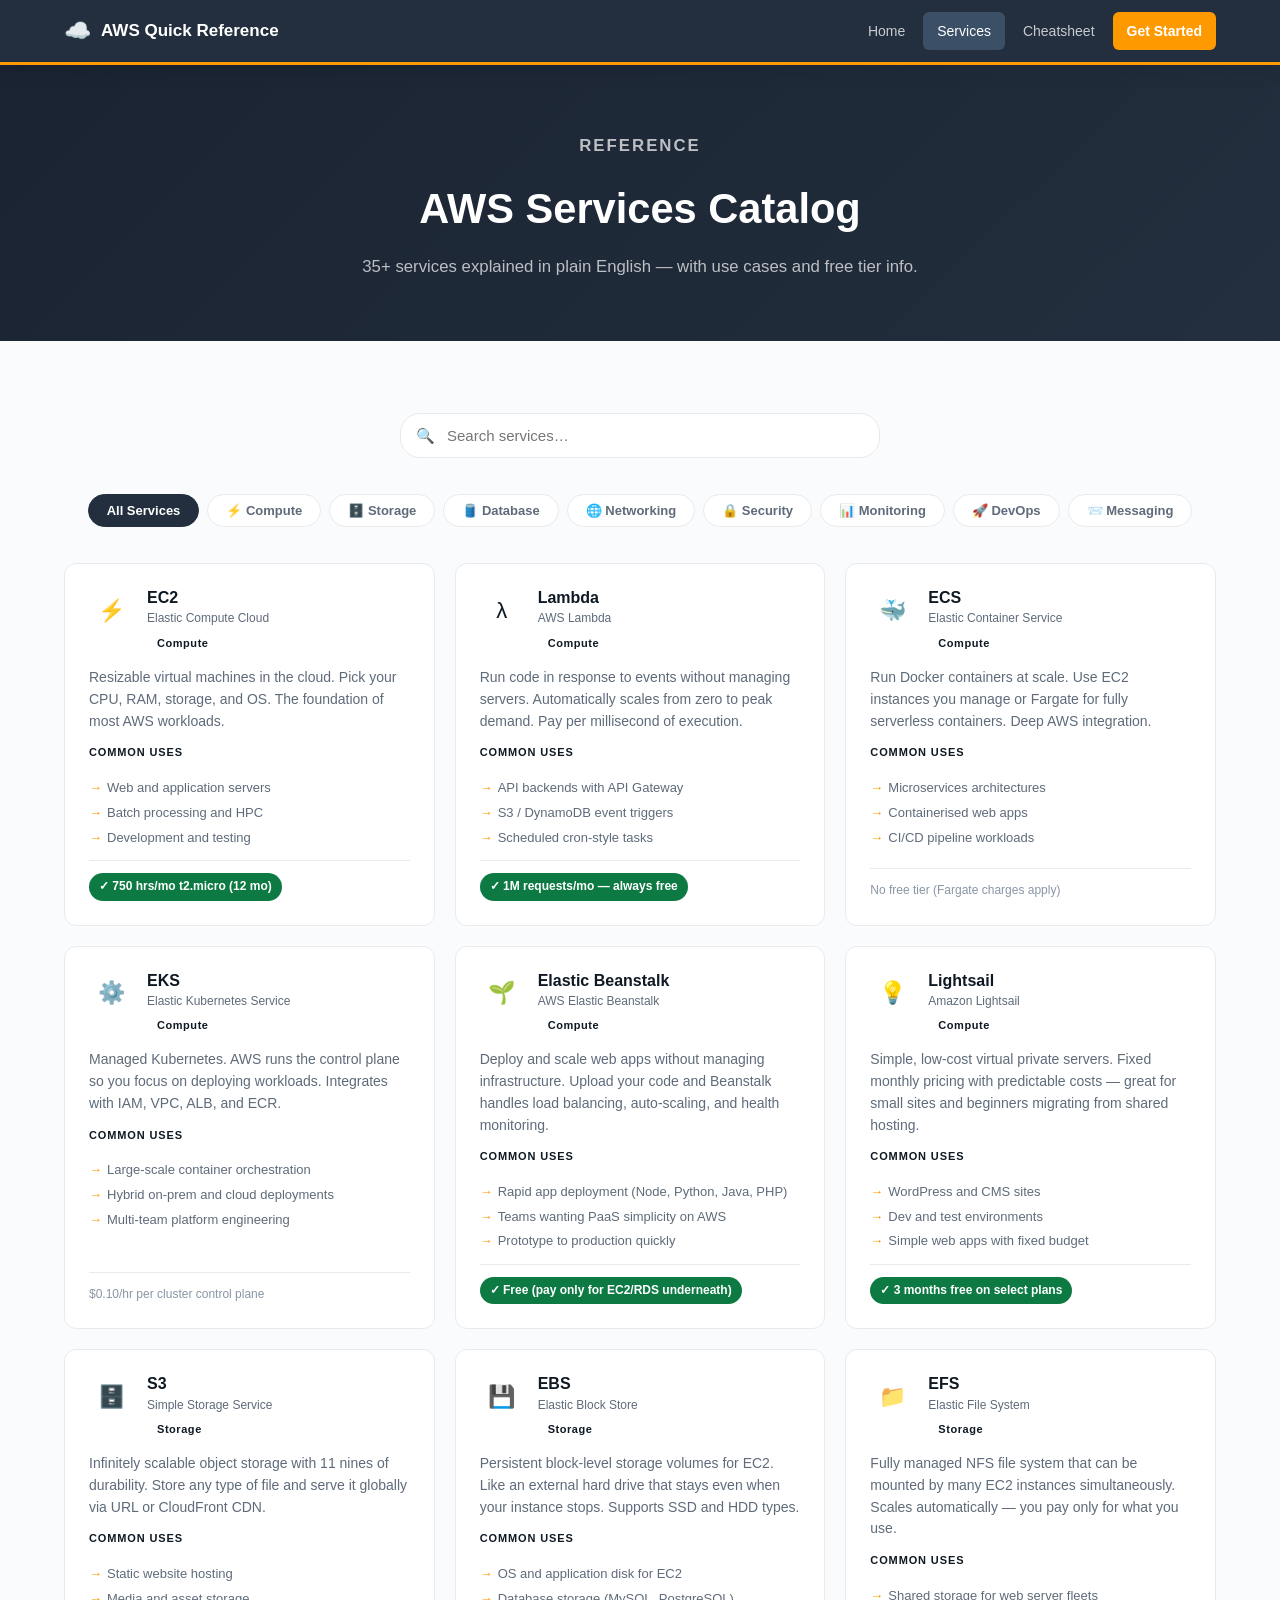
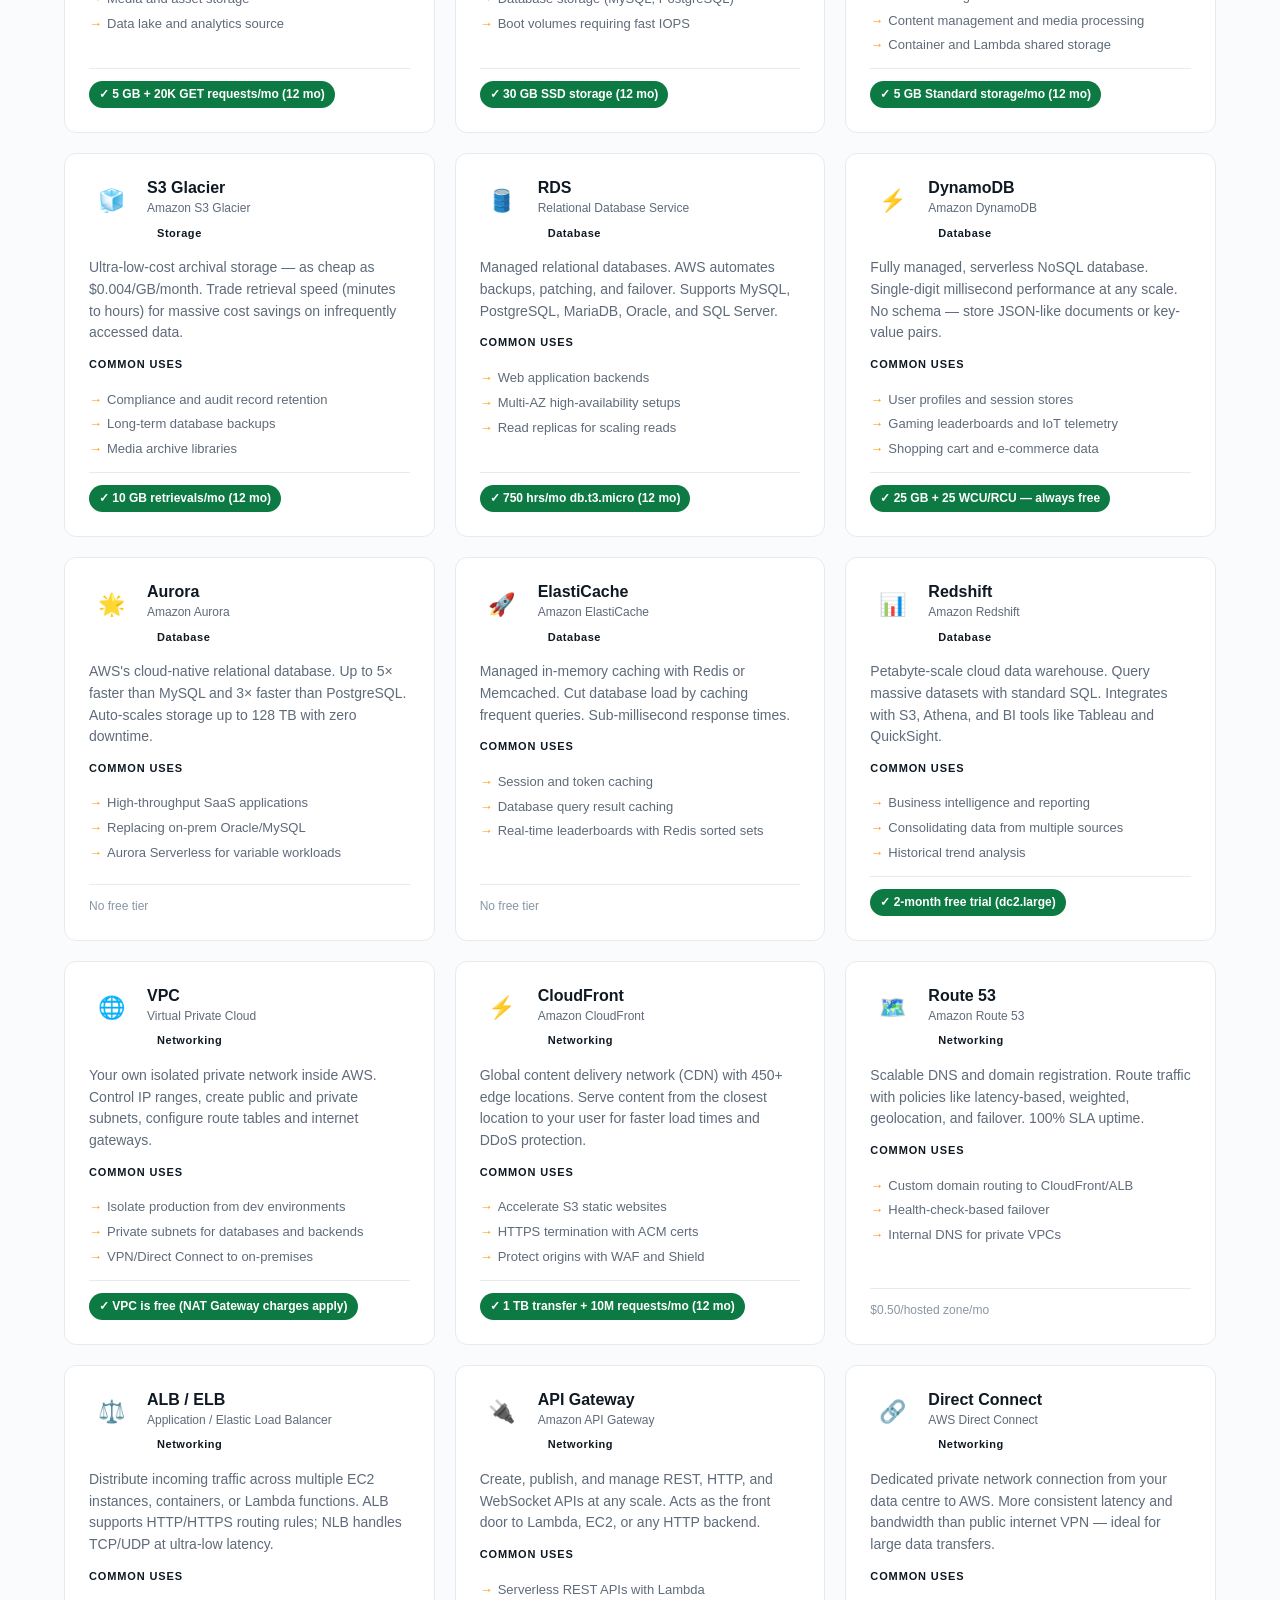
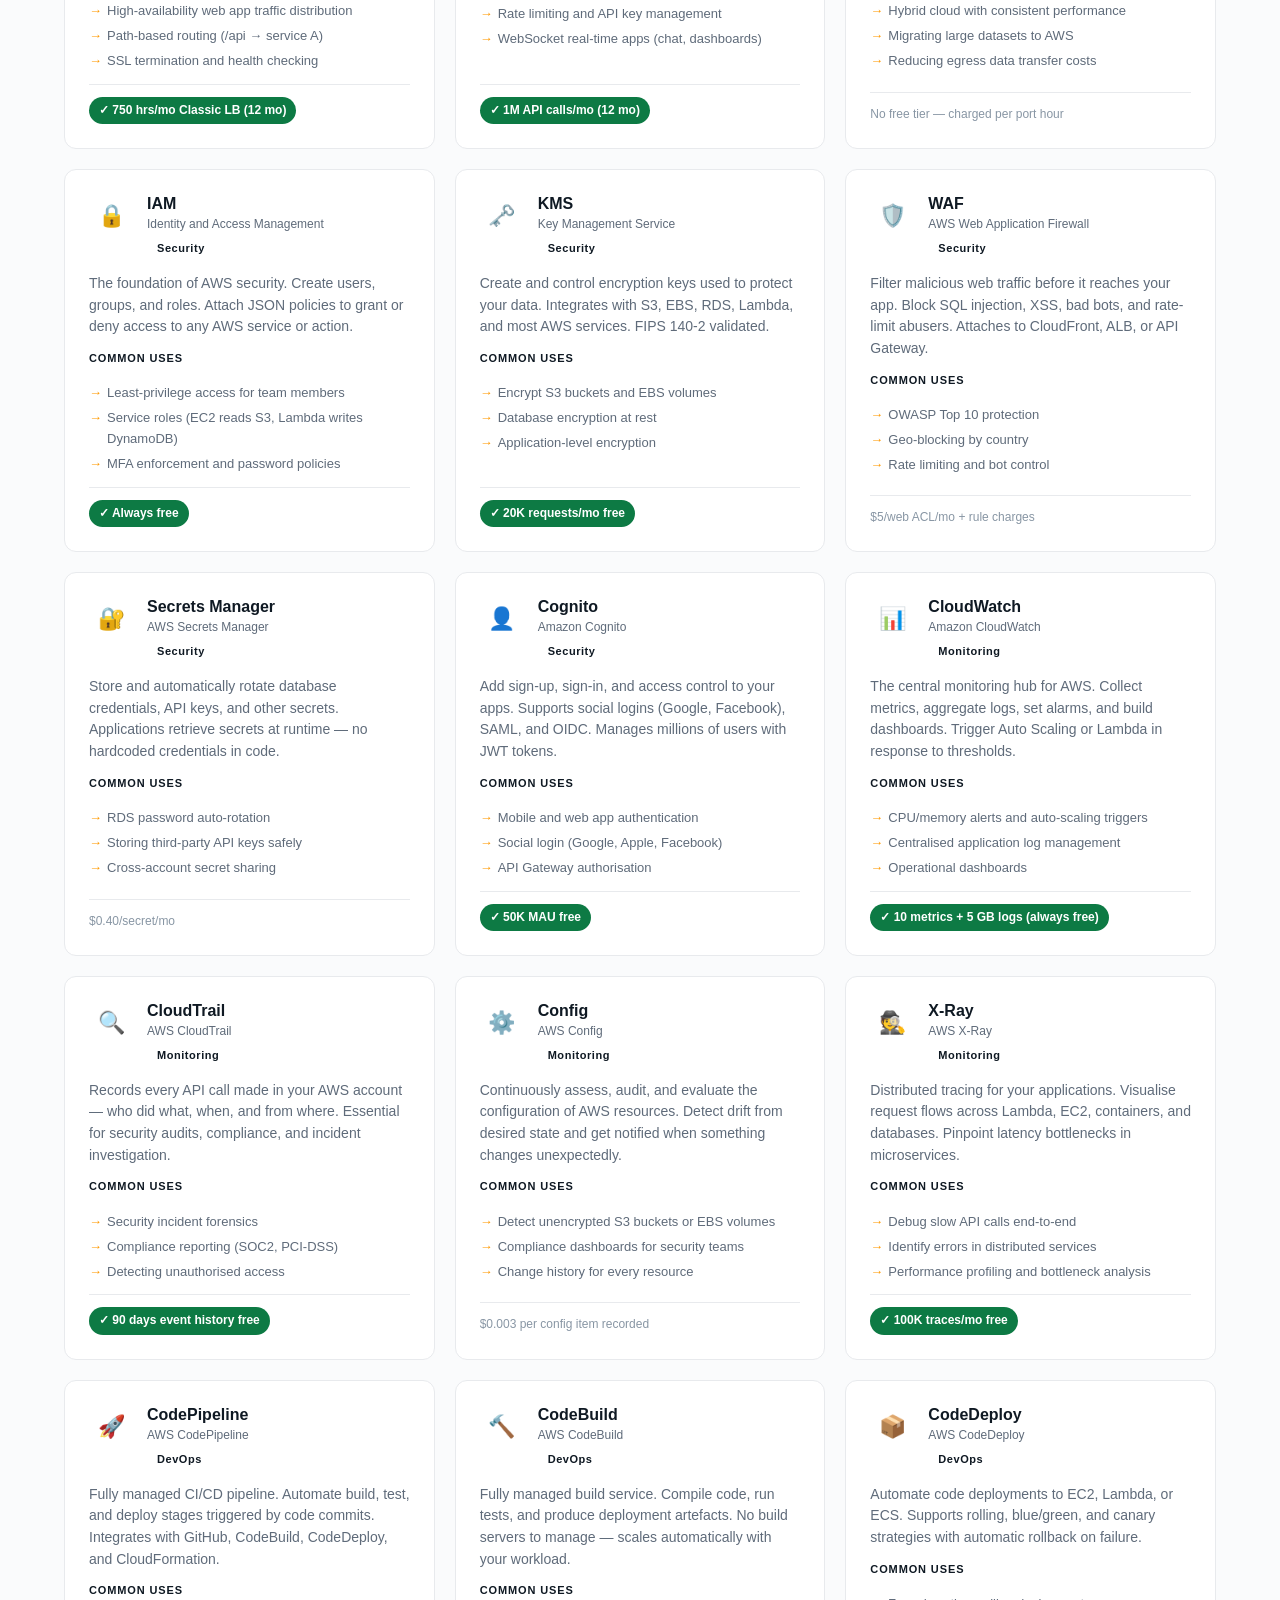
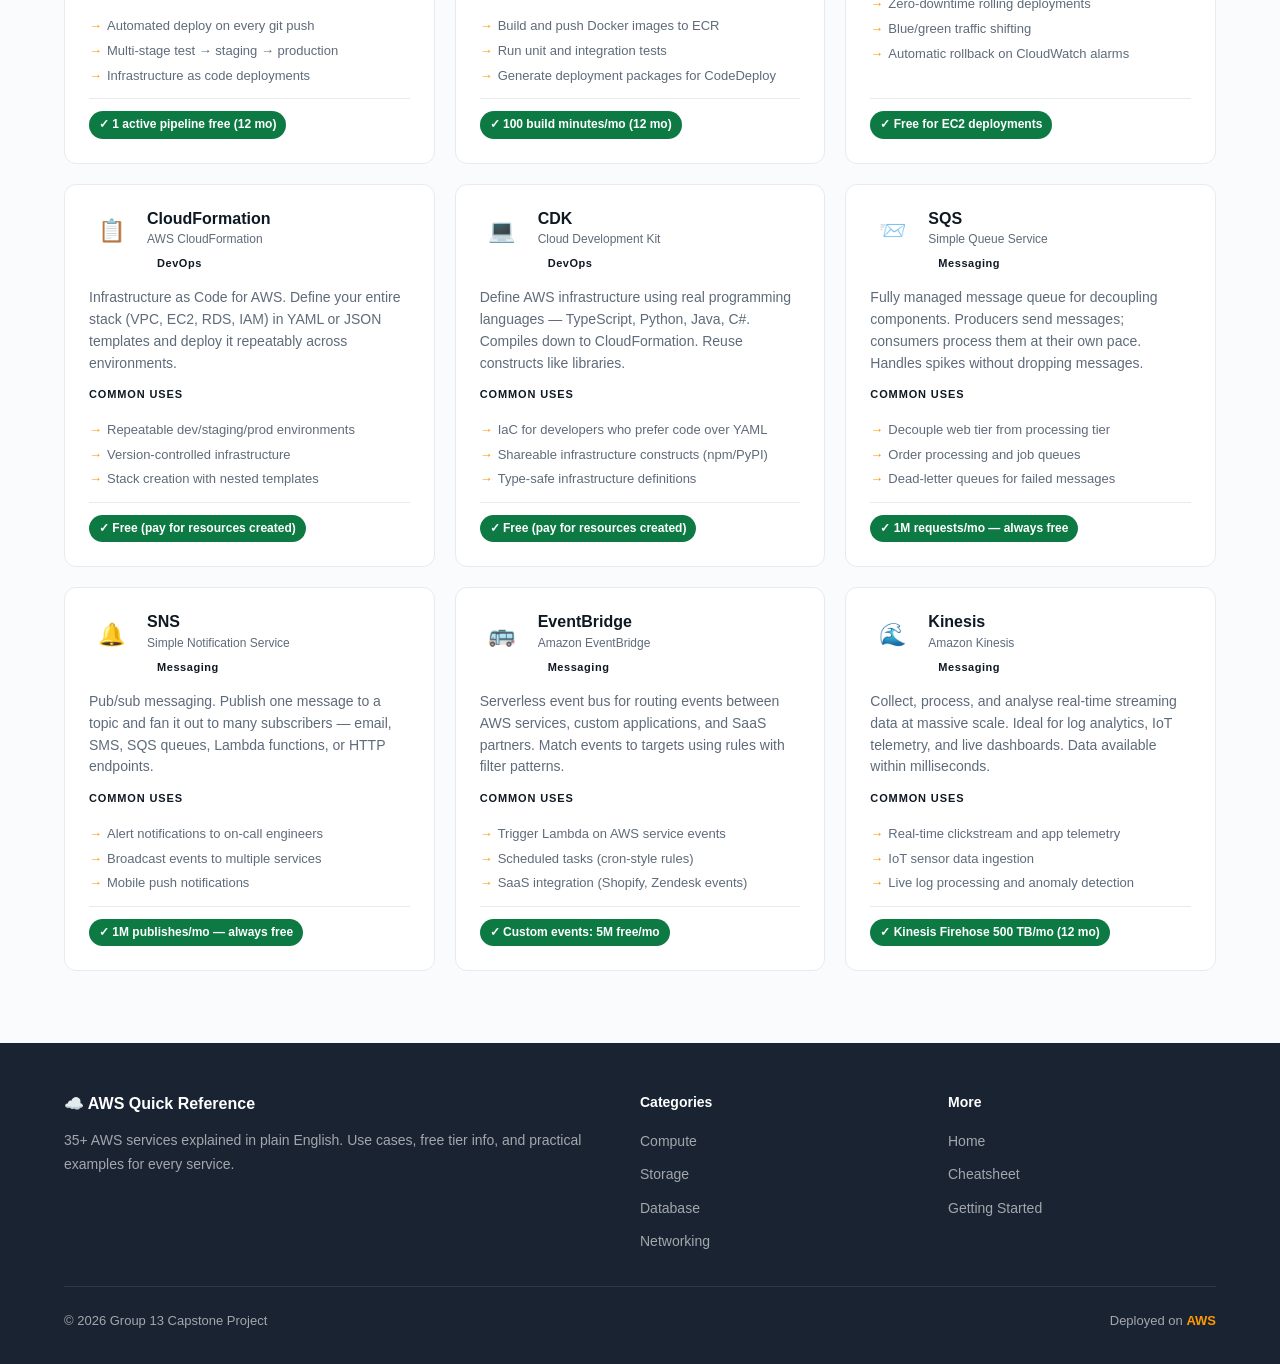
<file: pages/services.html>
<!DOCTYPE html>
<html lang="en">
<head>
  <meta charset="UTF-8">
  <meta name="viewport" content="width=device-width, initial-scale=1.0">
  <title>AWS Services Reference — AWS Quick Reference</title>
  <meta name="description" content="Complete reference for 35+ AWS services — searchable and filterable by category.">
  <link rel="stylesheet" href="../assets/css/style.css">
</head>
<body>

<header class="site-header">
  <div class="container header-inner">
    <a href="../index.html" class="brand"><span class="brand-icon">☁️</span> AWS Quick Reference</a>
    <nav class="main-nav">
      <a href="../index.html">Home</a>
      <a href="services.html" class="active">Services</a>
      <a href="cheatsheet.html">Cheatsheet</a>
      <a href="getting-started.html" class="nav-cta">Get Started</a>
    </nav>
  </div>
</header>

<div class="page-header">
  <div class="container">
    <p class="eyebrow">Reference</p>
    <h1>AWS Services Catalog</h1>
    <p>35+ services explained in plain English — with use cases and free tier info.</p>
  </div>
</div>

<section class="services-section">
  <div class="container">
    <div class="search-bar">
      <input type="text" id="searchInput" placeholder="Search services…" oninput="filterServices()">
    </div>
    <div class="filter-bar">
      <button class="filter-btn active" onclick="filterCat('all', this)">All Services</button>
      <button class="filter-btn" onclick="filterCat('compute', this)">⚡ Compute</button>
      <button class="filter-btn" onclick="filterCat('storage', this)">🗄️ Storage</button>
      <button class="filter-btn" onclick="filterCat('database', this)">🛢️ Database</button>
      <button class="filter-btn" onclick="filterCat('networking', this)">🌐 Networking</button>
      <button class="filter-btn" onclick="filterCat('security', this)">🔒 Security</button>
      <button class="filter-btn" onclick="filterCat('monitoring', this)">📊 Monitoring</button>
      <button class="filter-btn" onclick="filterCat('devops', this)">🚀 DevOps</button>
      <button class="filter-btn" onclick="filterCat('messaging', this)">📨 Messaging</button>
    </div>
    <div class="services-grid" id="servicesGrid">
      <p class="no-results" id="noResults">No services match your search. Try a different term.</p>

      <!-- COMPUTE -->
      <div class="service-card" data-cat="compute" data-tags="ec2 elastic compute cloud virtual server instance vm">
        <div class="service-top">
          <div class="service-icon-wrap" class="icon-compute">⚡</div>
          <div>
            <div class="service-name">EC2</div>
            <div class="service-fullname">Elastic Compute Cloud</div>
            <span class="cat-badge" class="badge-compute">Compute</span>
          </div>
        </div>
        <p class="service-desc">Resizable virtual machines in the cloud. Pick your CPU, RAM, storage, and OS. The foundation of most AWS workloads.</p>
        <p class="use-cases-label">Common uses</p>
        <ul class="service-uses">
          <li>Web and application servers</li>
          <li>Batch processing and HPC</li>
          <li>Development and testing</li>
        </ul>
        <div class="service-footer"><span class="free-tier">✓ 750 hrs/mo t2.micro (12 mo)</span></div>
      </div>

      <div class="service-card" data-cat="compute" data-tags="lambda serverless function faas event">
        <div class="service-top">
          <div class="service-icon-wrap" class="icon-compute">λ</div>
          <div>
            <div class="service-name">Lambda</div>
            <div class="service-fullname">AWS Lambda</div>
            <span class="cat-badge" class="badge-compute">Compute</span>
          </div>
        </div>
        <p class="service-desc">Run code in response to events without managing servers. Automatically scales from zero to peak demand. Pay per millisecond of execution.</p>
        <p class="use-cases-label">Common uses</p>
        <ul class="service-uses">
          <li>API backends with API Gateway</li>
          <li>S3 / DynamoDB event triggers</li>
          <li>Scheduled cron-style tasks</li>
        </ul>
        <div class="service-footer"><span class="free-tier">✓ 1M requests/mo — always free</span></div>
      </div>

      <div class="service-card" data-cat="compute" data-tags="ecs elastic container service docker fargate">
        <div class="service-top">
          <div class="service-icon-wrap" class="icon-compute">🐳</div>
          <div>
            <div class="service-name">ECS</div>
            <div class="service-fullname">Elastic Container Service</div>
            <span class="cat-badge" class="badge-compute">Compute</span>
          </div>
        </div>
        <p class="service-desc">Run Docker containers at scale. Use EC2 instances you manage or Fargate for fully serverless containers. Deep AWS integration.</p>
        <p class="use-cases-label">Common uses</p>
        <ul class="service-uses">
          <li>Microservices architectures</li>
          <li>Containerised web apps</li>
          <li>CI/CD pipeline workloads</li>
        </ul>
        <div class="service-footer"><span class="no-free">No free tier (Fargate charges apply)</span></div>
      </div>

      <div class="service-card" data-cat="compute" data-tags="eks kubernetes k8s container orchestration">
        <div class="service-top">
          <div class="service-icon-wrap" class="icon-compute">⚙️</div>
          <div>
            <div class="service-name">EKS</div>
            <div class="service-fullname">Elastic Kubernetes Service</div>
            <span class="cat-badge" class="badge-compute">Compute</span>
          </div>
        </div>
        <p class="service-desc">Managed Kubernetes. AWS runs the control plane so you focus on deploying workloads. Integrates with IAM, VPC, ALB, and ECR.</p>
        <p class="use-cases-label">Common uses</p>
        <ul class="service-uses">
          <li>Large-scale container orchestration</li>
          <li>Hybrid on-prem and cloud deployments</li>
          <li>Multi-team platform engineering</li>
        </ul>
        <div class="service-footer"><span class="no-free">$0.10/hr per cluster control plane</span></div>
      </div>

      <div class="service-card" data-cat="compute" data-tags="elastic beanstalk paas deploy app heroku-like">
        <div class="service-top">
          <div class="service-icon-wrap" class="icon-compute">🌱</div>
          <div>
            <div class="service-name">Elastic Beanstalk</div>
            <div class="service-fullname">AWS Elastic Beanstalk</div>
            <span class="cat-badge" class="badge-compute">Compute</span>
          </div>
        </div>
        <p class="service-desc">Deploy and scale web apps without managing infrastructure. Upload your code and Beanstalk handles load balancing, auto-scaling, and health monitoring.</p>
        <p class="use-cases-label">Common uses</p>
        <ul class="service-uses">
          <li>Rapid app deployment (Node, Python, Java, PHP)</li>
          <li>Teams wanting PaaS simplicity on AWS</li>
          <li>Prototype to production quickly</li>
        </ul>
        <div class="service-footer"><span class="free-tier">✓ Free (pay only for EC2/RDS underneath)</span></div>
      </div>

      <div class="service-card" data-cat="compute" data-tags="lightsail vps simple virtual private server wordpress">
        <div class="service-top">
          <div class="service-icon-wrap" class="icon-compute">💡</div>
          <div>
            <div class="service-name">Lightsail</div>
            <div class="service-fullname">Amazon Lightsail</div>
            <span class="cat-badge" class="badge-compute">Compute</span>
          </div>
        </div>
        <p class="service-desc">Simple, low-cost virtual private servers. Fixed monthly pricing with predictable costs — great for small sites and beginners migrating from shared hosting.</p>
        <p class="use-cases-label">Common uses</p>
        <ul class="service-uses">
          <li>WordPress and CMS sites</li>
          <li>Dev and test environments</li>
          <li>Simple web apps with fixed budget</li>
        </ul>
        <div class="service-footer"><span class="free-tier">✓ 3 months free on select plans</span></div>
      </div>

      <!-- STORAGE -->
      <div class="service-card" data-cat="storage" data-tags="s3 simple storage service object bucket file">
        <div class="service-top">
          <div class="service-icon-wrap" class="icon-storage">🗄️</div>
          <div>
            <div class="service-name">S3</div>
            <div class="service-fullname">Simple Storage Service</div>
            <span class="cat-badge" class="badge-storage">Storage</span>
          </div>
        </div>
        <p class="service-desc">Infinitely scalable object storage with 11 nines of durability. Store any type of file and serve it globally via URL or CloudFront CDN.</p>
        <p class="use-cases-label">Common uses</p>
        <ul class="service-uses">
          <li>Static website hosting</li>
          <li>Media and asset storage</li>
          <li>Data lake and analytics source</li>
        </ul>
        <div class="service-footer"><span class="free-tier">✓ 5 GB + 20K GET requests/mo (12 mo)</span></div>
      </div>

      <div class="service-card" data-cat="storage" data-tags="ebs elastic block store volume disk ssd hdd">
        <div class="service-top">
          <div class="service-icon-wrap" class="icon-storage">💾</div>
          <div>
            <div class="service-name">EBS</div>
            <div class="service-fullname">Elastic Block Store</div>
            <span class="cat-badge" class="badge-storage">Storage</span>
          </div>
        </div>
        <p class="service-desc">Persistent block-level storage volumes for EC2. Like an external hard drive that stays even when your instance stops. Supports SSD and HDD types.</p>
        <p class="use-cases-label">Common uses</p>
        <ul class="service-uses">
          <li>OS and application disk for EC2</li>
          <li>Database storage (MySQL, PostgreSQL)</li>
          <li>Boot volumes requiring fast IOPS</li>
        </ul>
        <div class="service-footer"><span class="free-tier">✓ 30 GB SSD storage (12 mo)</span></div>
      </div>

      <div class="service-card" data-cat="storage" data-tags="efs elastic file system nfs shared network">
        <div class="service-top">
          <div class="service-icon-wrap" class="icon-storage">📁</div>
          <div>
            <div class="service-name">EFS</div>
            <div class="service-fullname">Elastic File System</div>
            <span class="cat-badge" class="badge-storage">Storage</span>
          </div>
        </div>
        <p class="service-desc">Fully managed NFS file system that can be mounted by many EC2 instances simultaneously. Scales automatically — you pay only for what you use.</p>
        <p class="use-cases-label">Common uses</p>
        <ul class="service-uses">
          <li>Shared storage for web server fleets</li>
          <li>Content management and media processing</li>
          <li>Container and Lambda shared storage</li>
        </ul>
        <div class="service-footer"><span class="free-tier">✓ 5 GB Standard storage/mo (12 mo)</span></div>
      </div>

      <div class="service-card" data-cat="storage" data-tags="glacier archive cold backup long-term cheap">
        <div class="service-top">
          <div class="service-icon-wrap" class="icon-storage">🧊</div>
          <div>
            <div class="service-name">S3 Glacier</div>
            <div class="service-fullname">Amazon S3 Glacier</div>
            <span class="cat-badge" class="badge-storage">Storage</span>
          </div>
        </div>
        <p class="service-desc">Ultra-low-cost archival storage — as cheap as $0.004/GB/month. Trade retrieval speed (minutes to hours) for massive cost savings on infrequently accessed data.</p>
        <p class="use-cases-label">Common uses</p>
        <ul class="service-uses">
          <li>Compliance and audit record retention</li>
          <li>Long-term database backups</li>
          <li>Media archive libraries</li>
        </ul>
        <div class="service-footer"><span class="free-tier">✓ 10 GB retrievals/mo (12 mo)</span></div>
      </div>

      <!-- DATABASE -->
      <div class="service-card" data-cat="database" data-tags="rds relational database mysql postgresql mariadb oracle sql">
        <div class="service-top">
          <div class="service-icon-wrap" class="icon-database">🛢️</div>
          <div>
            <div class="service-name">RDS</div>
            <div class="service-fullname">Relational Database Service</div>
            <span class="cat-badge" class="badge-database">Database</span>
          </div>
        </div>
        <p class="service-desc">Managed relational databases. AWS automates backups, patching, and failover. Supports MySQL, PostgreSQL, MariaDB, Oracle, and SQL Server.</p>
        <p class="use-cases-label">Common uses</p>
        <ul class="service-uses">
          <li>Web application backends</li>
          <li>Multi-AZ high-availability setups</li>
          <li>Read replicas for scaling reads</li>
        </ul>
        <div class="service-footer"><span class="free-tier">✓ 750 hrs/mo db.t3.micro (12 mo)</span></div>
      </div>

      <div class="service-card" data-cat="database" data-tags="dynamodb nosql key value document serverless">
        <div class="service-top">
          <div class="service-icon-wrap" class="icon-database">⚡</div>
          <div>
            <div class="service-name">DynamoDB</div>
            <div class="service-fullname">Amazon DynamoDB</div>
            <span class="cat-badge" class="badge-database">Database</span>
          </div>
        </div>
        <p class="service-desc">Fully managed, serverless NoSQL database. Single-digit millisecond performance at any scale. No schema — store JSON-like documents or key-value pairs.</p>
        <p class="use-cases-label">Common uses</p>
        <ul class="service-uses">
          <li>User profiles and session stores</li>
          <li>Gaming leaderboards and IoT telemetry</li>
          <li>Shopping cart and e-commerce data</li>
        </ul>
        <div class="service-footer"><span class="free-tier">✓ 25 GB + 25 WCU/RCU — always free</span></div>
      </div>

      <div class="service-card" data-cat="database" data-tags="aurora mysql postgresql serverless cloud native fast">
        <div class="service-top">
          <div class="service-icon-wrap" class="icon-database">🌟</div>
          <div>
            <div class="service-name">Aurora</div>
            <div class="service-fullname">Amazon Aurora</div>
            <span class="cat-badge" class="badge-database">Database</span>
          </div>
        </div>
        <p class="service-desc">AWS's cloud-native relational database. Up to 5× faster than MySQL and 3× faster than PostgreSQL. Auto-scales storage up to 128 TB with zero downtime.</p>
        <p class="use-cases-label">Common uses</p>
        <ul class="service-uses">
          <li>High-throughput SaaS applications</li>
          <li>Replacing on-prem Oracle/MySQL</li>
          <li>Aurora Serverless for variable workloads</li>
        </ul>
        <div class="service-footer"><span class="no-free">No free tier</span></div>
      </div>

      <div class="service-card" data-cat="database" data-tags="elasticache redis memcached cache in-memory">
        <div class="service-top">
          <div class="service-icon-wrap" class="icon-database">🚀</div>
          <div>
            <div class="service-name">ElastiCache</div>
            <div class="service-fullname">Amazon ElastiCache</div>
            <span class="cat-badge" class="badge-database">Database</span>
          </div>
        </div>
        <p class="service-desc">Managed in-memory caching with Redis or Memcached. Cut database load by caching frequent queries. Sub-millisecond response times.</p>
        <p class="use-cases-label">Common uses</p>
        <ul class="service-uses">
          <li>Session and token caching</li>
          <li>Database query result caching</li>
          <li>Real-time leaderboards with Redis sorted sets</li>
        </ul>
        <div class="service-footer"><span class="no-free">No free tier</span></div>
      </div>

      <div class="service-card" data-cat="database" data-tags="redshift data warehouse analytics sql petabyte">
        <div class="service-top">
          <div class="service-icon-wrap" class="icon-database">📊</div>
          <div>
            <div class="service-name">Redshift</div>
            <div class="service-fullname">Amazon Redshift</div>
            <span class="cat-badge" class="badge-database">Database</span>
          </div>
        </div>
        <p class="service-desc">Petabyte-scale cloud data warehouse. Query massive datasets with standard SQL. Integrates with S3, Athena, and BI tools like Tableau and QuickSight.</p>
        <p class="use-cases-label">Common uses</p>
        <ul class="service-uses">
          <li>Business intelligence and reporting</li>
          <li>Consolidating data from multiple sources</li>
          <li>Historical trend analysis</li>
        </ul>
        <div class="service-footer"><span class="free-tier">✓ 2-month free trial (dc2.large)</span></div>
      </div>

      <!-- NETWORKING -->
      <div class="service-card" data-cat="networking" data-tags="vpc virtual private cloud network subnet security group">
        <div class="service-top">
          <div class="service-icon-wrap" class="icon-network">🌐</div>
          <div>
            <div class="service-name">VPC</div>
            <div class="service-fullname">Virtual Private Cloud</div>
            <span class="cat-badge" class="badge-network">Networking</span>
          </div>
        </div>
        <p class="service-desc">Your own isolated private network inside AWS. Control IP ranges, create public and private subnets, configure route tables and internet gateways.</p>
        <p class="use-cases-label">Common uses</p>
        <ul class="service-uses">
          <li>Isolate production from dev environments</li>
          <li>Private subnets for databases and backends</li>
          <li>VPN/Direct Connect to on-premises</li>
        </ul>
        <div class="service-footer"><span class="free-tier">✓ VPC is free (NAT Gateway charges apply)</span></div>
      </div>

      <div class="service-card" data-cat="networking" data-tags="cloudfront cdn content delivery network edge cache static">
        <div class="service-top">
          <div class="service-icon-wrap" class="icon-network">⚡</div>
          <div>
            <div class="service-name">CloudFront</div>
            <div class="service-fullname">Amazon CloudFront</div>
            <span class="cat-badge" class="badge-network">Networking</span>
          </div>
        </div>
        <p class="service-desc">Global content delivery network (CDN) with 450+ edge locations. Serve content from the closest location to your user for faster load times and DDoS protection.</p>
        <p class="use-cases-label">Common uses</p>
        <ul class="service-uses">
          <li>Accelerate S3 static websites</li>
          <li>HTTPS termination with ACM certs</li>
          <li>Protect origins with WAF and Shield</li>
        </ul>
        <div class="service-footer"><span class="free-tier">✓ 1 TB transfer + 10M requests/mo (12 mo)</span></div>
      </div>

      <div class="service-card" data-cat="networking" data-tags="route 53 dns domain name system routing">
        <div class="service-top">
          <div class="service-icon-wrap" class="icon-network">🗺️</div>
          <div>
            <div class="service-name">Route 53</div>
            <div class="service-fullname">Amazon Route 53</div>
            <span class="cat-badge" class="badge-network">Networking</span>
          </div>
        </div>
        <p class="service-desc">Scalable DNS and domain registration. Route traffic with policies like latency-based, weighted, geolocation, and failover. 100% SLA uptime.</p>
        <p class="use-cases-label">Common uses</p>
        <ul class="service-uses">
          <li>Custom domain routing to CloudFront/ALB</li>
          <li>Health-check-based failover</li>
          <li>Internal DNS for private VPCs</li>
        </ul>
        <div class="service-footer"><span class="no-free">$0.50/hosted zone/mo</span></div>
      </div>

      <div class="service-card" data-cat="networking" data-tags="alb elb load balancer application network traffic distribute">
        <div class="service-top">
          <div class="service-icon-wrap" class="icon-network">⚖️</div>
          <div>
            <div class="service-name">ALB / ELB</div>
            <div class="service-fullname">Application / Elastic Load Balancer</div>
            <span class="cat-badge" class="badge-network">Networking</span>
          </div>
        </div>
        <p class="service-desc">Distribute incoming traffic across multiple EC2 instances, containers, or Lambda functions. ALB supports HTTP/HTTPS routing rules; NLB handles TCP/UDP at ultra-low latency.</p>
        <p class="use-cases-label">Common uses</p>
        <ul class="service-uses">
          <li>High-availability web app traffic distribution</li>
          <li>Path-based routing (/api → service A)</li>
          <li>SSL termination and health checking</li>
        </ul>
        <div class="service-footer"><span class="free-tier">✓ 750 hrs/mo Classic LB (12 mo)</span></div>
      </div>

      <div class="service-card" data-cat="networking" data-tags="api gateway rest http websocket endpoint">
        <div class="service-top">
          <div class="service-icon-wrap" class="icon-network">🔌</div>
          <div>
            <div class="service-name">API Gateway</div>
            <div class="service-fullname">Amazon API Gateway</div>
            <span class="cat-badge" class="badge-network">Networking</span>
          </div>
        </div>
        <p class="service-desc">Create, publish, and manage REST, HTTP, and WebSocket APIs at any scale. Acts as the front door to Lambda, EC2, or any HTTP backend.</p>
        <p class="use-cases-label">Common uses</p>
        <ul class="service-uses">
          <li>Serverless REST APIs with Lambda</li>
          <li>Rate limiting and API key management</li>
          <li>WebSocket real-time apps (chat, dashboards)</li>
        </ul>
        <div class="service-footer"><span class="free-tier">✓ 1M API calls/mo (12 mo)</span></div>
      </div>

      <div class="service-card" data-cat="networking" data-tags="direct connect dedicated line private on premises hybrid">
        <div class="service-top">
          <div class="service-icon-wrap" class="icon-network">🔗</div>
          <div>
            <div class="service-name">Direct Connect</div>
            <div class="service-fullname">AWS Direct Connect</div>
            <span class="cat-badge" class="badge-network">Networking</span>
          </div>
        </div>
        <p class="service-desc">Dedicated private network connection from your data centre to AWS. More consistent latency and bandwidth than public internet VPN — ideal for large data transfers.</p>
        <p class="use-cases-label">Common uses</p>
        <ul class="service-uses">
          <li>Hybrid cloud with consistent performance</li>
          <li>Migrating large datasets to AWS</li>
          <li>Reducing egress data transfer costs</li>
        </ul>
        <div class="service-footer"><span class="no-free">No free tier — charged per port hour</span></div>
      </div>

      <!-- SECURITY -->
      <div class="service-card" data-cat="security" data-tags="iam identity access management user role policy permission">
        <div class="service-top">
          <div class="service-icon-wrap" class="icon-security">🔒</div>
          <div>
            <div class="service-name">IAM</div>
            <div class="service-fullname">Identity and Access Management</div>
            <span class="cat-badge" class="badge-security">Security</span>
          </div>
        </div>
        <p class="service-desc">The foundation of AWS security. Create users, groups, and roles. Attach JSON policies to grant or deny access to any AWS service or action.</p>
        <p class="use-cases-label">Common uses</p>
        <ul class="service-uses">
          <li>Least-privilege access for team members</li>
          <li>Service roles (EC2 reads S3, Lambda writes DynamoDB)</li>
          <li>MFA enforcement and password policies</li>
        </ul>
        <div class="service-footer"><span class="free-tier">✓ Always free</span></div>
      </div>

      <div class="service-card" data-cat="security" data-tags="kms key management service encryption secret key">
        <div class="service-top">
          <div class="service-icon-wrap" class="icon-security">🗝️</div>
          <div>
            <div class="service-name">KMS</div>
            <div class="service-fullname">Key Management Service</div>
            <span class="cat-badge" class="badge-security">Security</span>
          </div>
        </div>
        <p class="service-desc">Create and control encryption keys used to protect your data. Integrates with S3, EBS, RDS, Lambda, and most AWS services. FIPS 140-2 validated.</p>
        <p class="use-cases-label">Common uses</p>
        <ul class="service-uses">
          <li>Encrypt S3 buckets and EBS volumes</li>
          <li>Database encryption at rest</li>
          <li>Application-level encryption</li>
        </ul>
        <div class="service-footer"><span class="free-tier">✓ 20K requests/mo free</span></div>
      </div>

      <div class="service-card" data-cat="security" data-tags="waf web application firewall sql injection xss rule">
        <div class="service-top">
          <div class="service-icon-wrap" class="icon-security">🛡️</div>
          <div>
            <div class="service-name">WAF</div>
            <div class="service-fullname">AWS Web Application Firewall</div>
            <span class="cat-badge" class="badge-security">Security</span>
          </div>
        </div>
        <p class="service-desc">Filter malicious web traffic before it reaches your app. Block SQL injection, XSS, bad bots, and rate-limit abusers. Attaches to CloudFront, ALB, or API Gateway.</p>
        <p class="use-cases-label">Common uses</p>
        <ul class="service-uses">
          <li>OWASP Top 10 protection</li>
          <li>Geo-blocking by country</li>
          <li>Rate limiting and bot control</li>
        </ul>
        <div class="service-footer"><span class="no-free">$5/web ACL/mo + rule charges</span></div>
      </div>

      <div class="service-card" data-cat="security" data-tags="secrets manager secret password api key rotation credential">
        <div class="service-top">
          <div class="service-icon-wrap" class="icon-security">🔐</div>
          <div>
            <div class="service-name">Secrets Manager</div>
            <div class="service-fullname">AWS Secrets Manager</div>
            <span class="cat-badge" class="badge-security">Security</span>
          </div>
        </div>
        <p class="service-desc">Store and automatically rotate database credentials, API keys, and other secrets. Applications retrieve secrets at runtime — no hardcoded credentials in code.</p>
        <p class="use-cases-label">Common uses</p>
        <ul class="service-uses">
          <li>RDS password auto-rotation</li>
          <li>Storing third-party API keys safely</li>
          <li>Cross-account secret sharing</li>
        </ul>
        <div class="service-footer"><span class="no-free">$0.40/secret/mo</span></div>
      </div>

      <div class="service-card" data-cat="security" data-tags="cognito user pool auth login oauth social federation">
        <div class="service-top">
          <div class="service-icon-wrap" class="icon-security">👤</div>
          <div>
            <div class="service-name">Cognito</div>
            <div class="service-fullname">Amazon Cognito</div>
            <span class="cat-badge" class="badge-security">Security</span>
          </div>
        </div>
        <p class="service-desc">Add sign-up, sign-in, and access control to your apps. Supports social logins (Google, Facebook), SAML, and OIDC. Manages millions of users with JWT tokens.</p>
        <p class="use-cases-label">Common uses</p>
        <ul class="service-uses">
          <li>Mobile and web app authentication</li>
          <li>Social login (Google, Apple, Facebook)</li>
          <li>API Gateway authorisation</li>
        </ul>
        <div class="service-footer"><span class="free-tier">✓ 50K MAU free</span></div>
      </div>

      <!-- MONITORING -->
      <div class="service-card" data-cat="monitoring" data-tags="cloudwatch metrics logs alarms dashboard monitor">
        <div class="service-top">
          <div class="service-icon-wrap" class="icon-monitor">📊</div>
          <div>
            <div class="service-name">CloudWatch</div>
            <div class="service-fullname">Amazon CloudWatch</div>
            <span class="cat-badge" class="badge-monitor">Monitoring</span>
          </div>
        </div>
        <p class="service-desc">The central monitoring hub for AWS. Collect metrics, aggregate logs, set alarms, and build dashboards. Trigger Auto Scaling or Lambda in response to thresholds.</p>
        <p class="use-cases-label">Common uses</p>
        <ul class="service-uses">
          <li>CPU/memory alerts and auto-scaling triggers</li>
          <li>Centralised application log management</li>
          <li>Operational dashboards</li>
        </ul>
        <div class="service-footer"><span class="free-tier">✓ 10 metrics + 5 GB logs (always free)</span></div>
      </div>

      <div class="service-card" data-cat="monitoring" data-tags="cloudtrail audit log api call history compliance">
        <div class="service-top">
          <div class="service-icon-wrap" class="icon-monitor">🔍</div>
          <div>
            <div class="service-name">CloudTrail</div>
            <div class="service-fullname">AWS CloudTrail</div>
            <span class="cat-badge" class="badge-monitor">Monitoring</span>
          </div>
        </div>
        <p class="service-desc">Records every API call made in your AWS account — who did what, when, and from where. Essential for security audits, compliance, and incident investigation.</p>
        <p class="use-cases-label">Common uses</p>
        <ul class="service-uses">
          <li>Security incident forensics</li>
          <li>Compliance reporting (SOC2, PCI-DSS)</li>
          <li>Detecting unauthorised access</li>
        </ul>
        <div class="service-footer"><span class="free-tier">✓ 90 days event history free</span></div>
      </div>

      <div class="service-card" data-cat="monitoring" data-tags="config resource compliance rule change configuration drift">
        <div class="service-top">
          <div class="service-icon-wrap" class="icon-monitor">⚙️</div>
          <div>
            <div class="service-name">Config</div>
            <div class="service-fullname">AWS Config</div>
            <span class="cat-badge" class="badge-monitor">Monitoring</span>
          </div>
        </div>
        <p class="service-desc">Continuously assess, audit, and evaluate the configuration of AWS resources. Detect drift from desired state and get notified when something changes unexpectedly.</p>
        <p class="use-cases-label">Common uses</p>
        <ul class="service-uses">
          <li>Detect unencrypted S3 buckets or EBS volumes</li>
          <li>Compliance dashboards for security teams</li>
          <li>Change history for every resource</li>
        </ul>
        <div class="service-footer"><span class="no-free">$0.003 per config item recorded</span></div>
      </div>

      <div class="service-card" data-cat="monitoring" data-tags="x-ray tracing distributed trace latency performance">
        <div class="service-top">
          <div class="service-icon-wrap" class="icon-monitor">🕵️</div>
          <div>
            <div class="service-name">X-Ray</div>
            <div class="service-fullname">AWS X-Ray</div>
            <span class="cat-badge" class="badge-monitor">Monitoring</span>
          </div>
        </div>
        <p class="service-desc">Distributed tracing for your applications. Visualise request flows across Lambda, EC2, containers, and databases. Pinpoint latency bottlenecks in microservices.</p>
        <p class="use-cases-label">Common uses</p>
        <ul class="service-uses">
          <li>Debug slow API calls end-to-end</li>
          <li>Identify errors in distributed services</li>
          <li>Performance profiling and bottleneck analysis</li>
        </ul>
        <div class="service-footer"><span class="free-tier">✓ 100K traces/mo free</span></div>
      </div>

      <!-- DEVOPS -->
      <div class="service-card" data-cat="devops" data-tags="codepipeline ci cd pipeline continuous integration delivery">
        <div class="service-top">
          <div class="service-icon-wrap" class="icon-devops">🚀</div>
          <div>
            <div class="service-name">CodePipeline</div>
            <div class="service-fullname">AWS CodePipeline</div>
            <span class="cat-badge" class="badge-devops">DevOps</span>
          </div>
        </div>
        <p class="service-desc">Fully managed CI/CD pipeline. Automate build, test, and deploy stages triggered by code commits. Integrates with GitHub, CodeBuild, CodeDeploy, and CloudFormation.</p>
        <p class="use-cases-label">Common uses</p>
        <ul class="service-uses">
          <li>Automated deploy on every git push</li>
          <li>Multi-stage test → staging → production</li>
          <li>Infrastructure as code deployments</li>
        </ul>
        <div class="service-footer"><span class="free-tier">✓ 1 active pipeline free (12 mo)</span></div>
      </div>

      <div class="service-card" data-cat="devops" data-tags="codebuild build compile test docker container image">
        <div class="service-top">
          <div class="service-icon-wrap" class="icon-devops">🔨</div>
          <div>
            <div class="service-name">CodeBuild</div>
            <div class="service-fullname">AWS CodeBuild</div>
            <span class="cat-badge" class="badge-devops">DevOps</span>
          </div>
        </div>
        <p class="service-desc">Fully managed build service. Compile code, run tests, and produce deployment artefacts. No build servers to manage — scales automatically with your workload.</p>
        <p class="use-cases-label">Common uses</p>
        <ul class="service-uses">
          <li>Build and push Docker images to ECR</li>
          <li>Run unit and integration tests</li>
          <li>Generate deployment packages for CodeDeploy</li>
        </ul>
        <div class="service-footer"><span class="free-tier">✓ 100 build minutes/mo (12 mo)</span></div>
      </div>

      <div class="service-card" data-cat="devops" data-tags="codedeploy deploy ec2 lambda ecs rolling blue green">
        <div class="service-top">
          <div class="service-icon-wrap" class="icon-devops">📦</div>
          <div>
            <div class="service-name">CodeDeploy</div>
            <div class="service-fullname">AWS CodeDeploy</div>
            <span class="cat-badge" class="badge-devops">DevOps</span>
          </div>
        </div>
        <p class="service-desc">Automate code deployments to EC2, Lambda, or ECS. Supports rolling, blue/green, and canary strategies with automatic rollback on failure.</p>
        <p class="use-cases-label">Common uses</p>
        <ul class="service-uses">
          <li>Zero-downtime rolling deployments</li>
          <li>Blue/green traffic shifting</li>
          <li>Automatic rollback on CloudWatch alarms</li>
        </ul>
        <div class="service-footer"><span class="free-tier">✓ Free for EC2 deployments</span></div>
      </div>

      <div class="service-card" data-cat="devops" data-tags="cloudformation iac infrastructure as code template stack yaml json">
        <div class="service-top">
          <div class="service-icon-wrap" class="icon-devops">📋</div>
          <div>
            <div class="service-name">CloudFormation</div>
            <div class="service-fullname">AWS CloudFormation</div>
            <span class="cat-badge" class="badge-devops">DevOps</span>
          </div>
        </div>
        <p class="service-desc">Infrastructure as Code for AWS. Define your entire stack (VPC, EC2, RDS, IAM) in YAML or JSON templates and deploy it repeatably across environments.</p>
        <p class="use-cases-label">Common uses</p>
        <ul class="service-uses">
          <li>Repeatable dev/staging/prod environments</li>
          <li>Version-controlled infrastructure</li>
          <li>Stack creation with nested templates</li>
        </ul>
        <div class="service-footer"><span class="free-tier">✓ Free (pay for resources created)</span></div>
      </div>

      <div class="service-card" data-cat="devops" data-tags="cdk cloud development kit typescript python java code iac">
        <div class="service-top">
          <div class="service-icon-wrap" class="icon-devops">💻</div>
          <div>
            <div class="service-name">CDK</div>
            <div class="service-fullname">Cloud Development Kit</div>
            <span class="cat-badge" class="badge-devops">DevOps</span>
          </div>
        </div>
        <p class="service-desc">Define AWS infrastructure using real programming languages — TypeScript, Python, Java, C#. Compiles down to CloudFormation. Reuse constructs like libraries.</p>
        <p class="use-cases-label">Common uses</p>
        <ul class="service-uses">
          <li>IaC for developers who prefer code over YAML</li>
          <li>Shareable infrastructure constructs (npm/PyPI)</li>
          <li>Type-safe infrastructure definitions</li>
        </ul>
        <div class="service-footer"><span class="free-tier">✓ Free (pay for resources created)</span></div>
      </div>

      <!-- MESSAGING -->
      <div class="service-card" data-cat="messaging" data-tags="sqs queue message simple queue service worker decouple">
        <div class="service-top">
          <div class="service-icon-wrap" class="icon-messaging">📨</div>
          <div>
            <div class="service-name">SQS</div>
            <div class="service-fullname">Simple Queue Service</div>
            <span class="cat-badge" class="badge-messaging">Messaging</span>
          </div>
        </div>
        <p class="service-desc">Fully managed message queue for decoupling components. Producers send messages; consumers process them at their own pace. Handles spikes without dropping messages.</p>
        <p class="use-cases-label">Common uses</p>
        <ul class="service-uses">
          <li>Decouple web tier from processing tier</li>
          <li>Order processing and job queues</li>
          <li>Dead-letter queues for failed messages</li>
        </ul>
        <div class="service-footer"><span class="free-tier">✓ 1M requests/mo — always free</span></div>
      </div>

      <div class="service-card" data-cat="messaging" data-tags="sns notification topic publish subscribe email sms push">
        <div class="service-top">
          <div class="service-icon-wrap" class="icon-messaging">🔔</div>
          <div>
            <div class="service-name">SNS</div>
            <div class="service-fullname">Simple Notification Service</div>
            <span class="cat-badge" class="badge-messaging">Messaging</span>
          </div>
        </div>
        <p class="service-desc">Pub/sub messaging. Publish one message to a topic and fan it out to many subscribers — email, SMS, SQS queues, Lambda functions, or HTTP endpoints.</p>
        <p class="use-cases-label">Common uses</p>
        <ul class="service-uses">
          <li>Alert notifications to on-call engineers</li>
          <li>Broadcast events to multiple services</li>
          <li>Mobile push notifications</li>
        </ul>
        <div class="service-footer"><span class="free-tier">✓ 1M publishes/mo — always free</span></div>
      </div>

      <div class="service-card" data-cat="messaging" data-tags="eventbridge event bus rule pattern driven saas">
        <div class="service-top">
          <div class="service-icon-wrap" class="icon-messaging">🚌</div>
          <div>
            <div class="service-name">EventBridge</div>
            <div class="service-fullname">Amazon EventBridge</div>
            <span class="cat-badge" class="badge-messaging">Messaging</span>
          </div>
        </div>
        <p class="service-desc">Serverless event bus for routing events between AWS services, custom applications, and SaaS partners. Match events to targets using rules with filter patterns.</p>
        <p class="use-cases-label">Common uses</p>
        <ul class="service-uses">
          <li>Trigger Lambda on AWS service events</li>
          <li>Scheduled tasks (cron-style rules)</li>
          <li>SaaS integration (Shopify, Zendesk events)</li>
        </ul>
        <div class="service-footer"><span class="free-tier">✓ Custom events: 5M free/mo</span></div>
      </div>

      <div class="service-card" data-cat="messaging" data-tags="kinesis stream real-time data ingestion analytics log">
        <div class="service-top">
          <div class="service-icon-wrap" class="icon-messaging">🌊</div>
          <div>
            <div class="service-name">Kinesis</div>
            <div class="service-fullname">Amazon Kinesis</div>
            <span class="cat-badge" class="badge-messaging">Messaging</span>
          </div>
        </div>
        <p class="service-desc">Collect, process, and analyse real-time streaming data at massive scale. Ideal for log analytics, IoT telemetry, and live dashboards. Data available within milliseconds.</p>
        <p class="use-cases-label">Common uses</p>
        <ul class="service-uses">
          <li>Real-time clickstream and app telemetry</li>
          <li>IoT sensor data ingestion</li>
          <li>Live log processing and anomaly detection</li>
        </ul>
        <div class="service-footer"><span class="free-tier">✓ Kinesis Firehose 500 TB/mo (12 mo)</span></div>
      </div>

    </div><!-- /services-grid -->
  </div>
</section>

<footer class="site-footer">
  <div class="container">
    <div class="footer-inner">
      <div class="footer-brand">
        <div class="brand">☁️ AWS Quick Reference</div>
        <p>35+ AWS services explained in plain English. Use cases, free tier info, and practical examples for every service.</p>
      </div>
      <div class="footer-col">
        <h4>Categories</h4>
        <ul>
          <li><a href="#" onclick="filterCat('compute',null);return false">Compute</a></li>
          <li><a href="#" onclick="filterCat('storage',null);return false">Storage</a></li>
          <li><a href="#" onclick="filterCat('database',null);return false">Database</a></li>
          <li><a href="#" onclick="filterCat('networking',null);return false">Networking</a></li>
        </ul>
      </div>
      <div class="footer-col">
        <h4>More</h4>
        <ul>
          <li><a href="../index.html">Home</a></li>
          <li><a href="cheatsheet.html">Cheatsheet</a></li>
          <li><a href="getting-started.html">Getting Started</a></li>
        </ul>
      </div>
    </div>
    <div class="footer-bottom">
      <span>© 2026 Group 13 Capstone Project</span>
      <span>Deployed on <strong class="aws-accent">AWS</strong></span>
    </div>
  </div>
</footer>

<script>
let activeCat = 'all';

function filterServices() {
  const q = document.getElementById('searchInput').value.toLowerCase().trim();
  const cards = document.querySelectorAll('.service-card');
  let visible = 0;
  cards.forEach(card => {
    const tags = card.dataset.tags || '';
    const name = card.querySelector('.service-name')?.textContent.toLowerCase() || '';
    const desc = card.querySelector('.service-desc')?.textContent.toLowerCase() || '';
    const cat  = card.dataset.cat || '';
    const matchesSearch = !q || tags.includes(q) || name.includes(q) || desc.includes(q);
    const matchesCat = activeCat === 'all' || cat === activeCat;
    if (matchesSearch && matchesCat) { card.classList.remove('hidden'); visible++; }
    else card.classList.add('hidden');
  });
  document.getElementById('noResults').classList.toggle('visible', visible === 0);
}

function filterCat(cat, btn) {
  activeCat = cat;
  document.querySelectorAll('.filter-btn').forEach(b => b.classList.remove('active'));
  if (btn) btn.classList.add('active');
  filterServices();
  window.scrollTo({ top: document.querySelector('.services-section').offsetTop - 80, behavior: 'smooth' });
}

// Respect URL params (?cat=compute or ?q=storage)
const params = new URLSearchParams(location.search);
if (params.get('q')) { document.getElementById('searchInput').value = params.get('q'); filterServices(); }
if (params.get('cat')) {
  activeCat = params.get('cat');
  document.querySelectorAll('.filter-btn').forEach(b => {
    if (b.textContent.toLowerCase().includes(activeCat)) b.classList.add('active');
    else b.classList.remove('active');
  });
  filterServices();
}
</script>
</body>
</html>
</file>
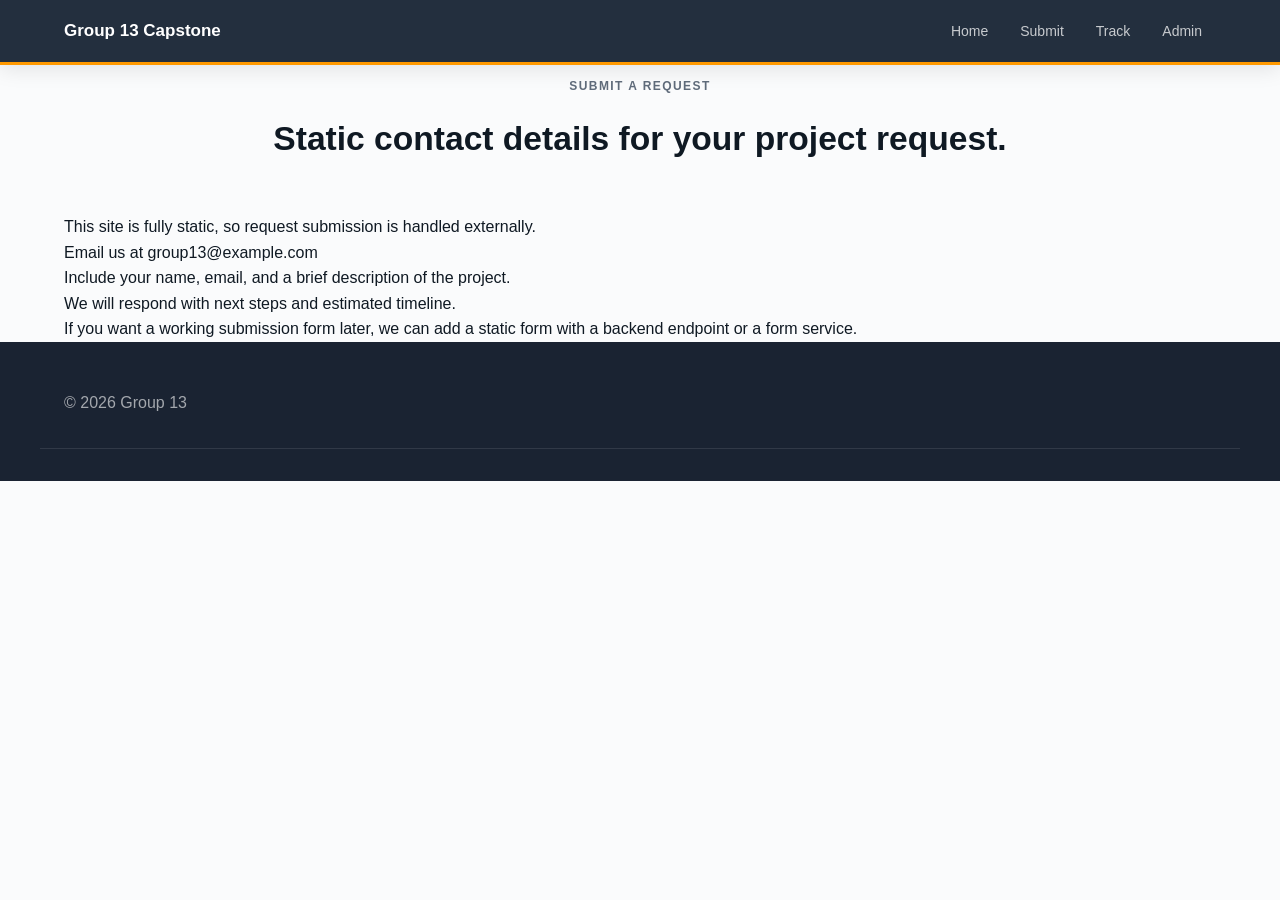
<file: pages/submit.html>
<!DOCTYPE html>
<html lang="en">
<head>
    <meta charset="UTF-8">
    <meta name="viewport" content="width=device-width, initial-scale=1.0">
    <title>Submit Request • Group 13 Capstone</title>
    <link rel="stylesheet" href="../assets/css/style.css">
</head>
<body>
    <header class="site-header">
        <div class="container header-inner">
            <a href="../index.html" class="brand">Group 13 Capstone</a>
            <nav class="main-nav">
                <a href="../index.html">Home</a>
                <a href="submit.html">Submit</a>
                <a href="track.html">Track</a>
                <a href="admin.html">Admin</a>
            </nav>
        </div>
    </header>

    <main class="container">
        <section class="features">
            <div class="section-heading">
                <p class="eyebrow">Submit a request</p>
                <h2>Static contact details for your project request.</h2>
            </div>
            <div class="static-card">
                <p>This site is fully static, so request submission is handled externally.</p>
                <ul>
                    <li>Email us at <a href="mailto:group13@example.com">group13@example.com</a></li>
                    <li>Include your name, email, and a brief description of the project.</li>
                    <li>We will respond with next steps and estimated timeline.</li>
                </ul>
                <p>If you want a working submission form later, we can add a static form with a backend endpoint or a form service.</p>
            </div>
        </section>
    </main>

    <footer class="site-footer">
        <div class="container footer-inner">
            <p>&copy; 2026 Group 13</p>
        </div>
    </footer>
</body>
</html>
</file>
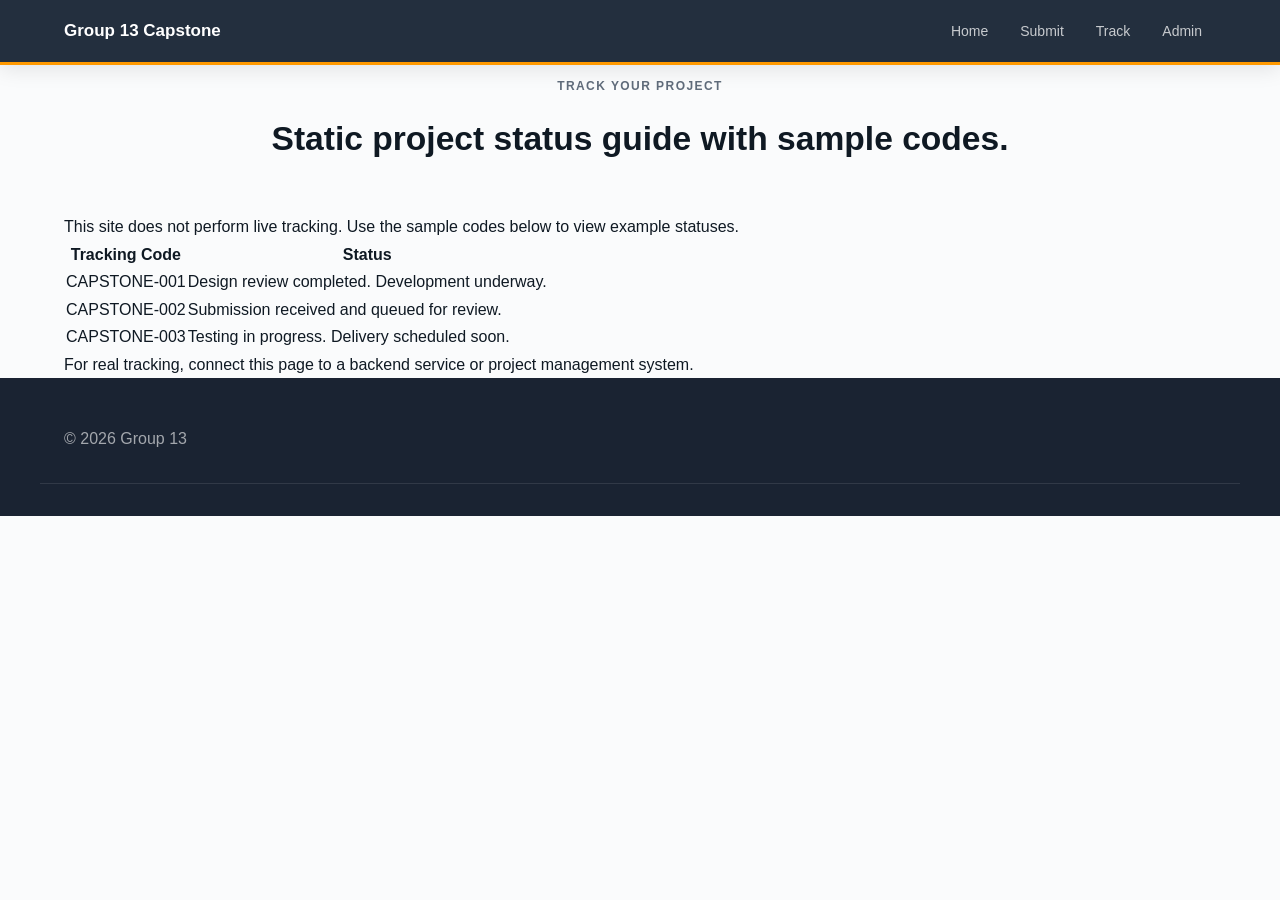
<file: pages/track.html>
<!DOCTYPE html>
<html lang="en">
<head>
    <meta charset="UTF-8">
    <meta name="viewport" content="width=device-width, initial-scale=1.0">
    <title>Track Status • Group 13 Capstone</title>
    <link rel="stylesheet" href="../assets/css/style.css">
</head>
<body>
    <header class="site-header">
        <div class="container header-inner">
            <a href="../index.html" class="brand">Group 13 Capstone</a>
            <nav class="main-nav">
                <a href="../index.html">Home</a>
                <a href="submit.html">Submit</a>
                <a href="track.html">Track</a>
                <a href="admin.html">Admin</a>
            </nav>
        </div>
    </header>

    <main class="container">
        <section class="features">
            <div class="section-heading">
                <p class="eyebrow">Track your project</p>
                <h2>Static project status guide with sample codes.</h2>
            </div>
            <div class="static-card">
                <p>This site does not perform live tracking. Use the sample codes below to view example statuses.</p>
                <table>
                    <thead>
                        <tr>
                            <th>Tracking Code</th>
                            <th>Status</th>
                        </tr>
                    </thead>
                    <tbody>
                        <tr>
                            <td>CAPSTONE-001</td>
                            <td>Design review completed. Development underway.</td>
                        </tr>
                        <tr>
                            <td>CAPSTONE-002</td>
                            <td>Submission received and queued for review.</td>
                        </tr>
                        <tr>
                            <td>CAPSTONE-003</td>
                            <td>Testing in progress. Delivery scheduled soon.</td>
                        </tr>
                    </tbody>
                </table>
                <p>For real tracking, connect this page to a backend service or project management system.</p>
            </div>
        </section>
    </main>

    <footer class="site-footer">
        <div class="container footer-inner">
            <p>&copy; 2026 Group 13</p>
        </div>
    </footer>
</body>
</html>
</file>
<file: assets/css/style.css>
/*
 * AWS Quick Reference — main stylesheet
 *
 * Files are imported in cascade order:
 *   1. variables  — CSS custom properties
 *   2. base       — reset, global element styles, layout utilities
 *   3. layout     — header, hero, page-header, CTA, buttons, footer
 *   4. components — category cards, service cards, cheatsheet, guide
 *   5. utilities  — icon/badge/colour tokens, why/next cards, responsive
 */

@import url('variables.css');
@import url('base.css');
@import url('layout.css');
@import url('components.css');
@import url('utilities.css');
</file>
